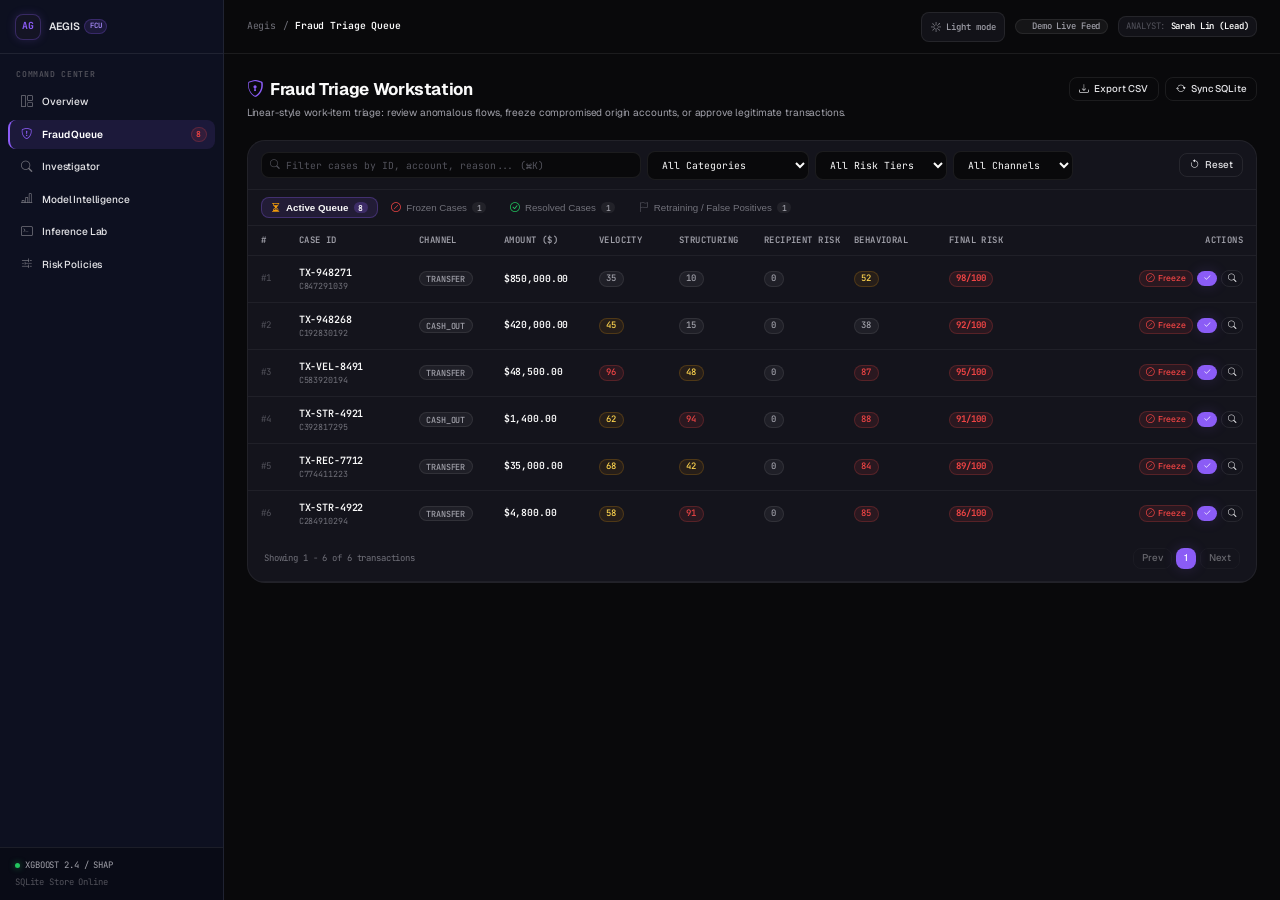
<file: frontend/queue.html>
<!doctype html>
<html lang="en" data-theme="dark">
  <head>
    <meta charset="UTF-8" />
    <meta name="viewport" content="width=device-width, initial-scale=1.0" />
    <title>Fraud Triage Queue | Aegis Risk Intelligence</title>

    <link rel="preconnect" href="https://fonts.googleapis.com" />
    <link rel="preconnect" href="https://fonts.gstatic.com" crossorigin />
    <link
      href="https://fonts.googleapis.com/css2?family=Geist:wght@300;400;500;600;700;800&family=JetBrains+Mono:wght@400;500;600;700&display=swap"
      rel="stylesheet"
    />

    <link
      href="https://cdn.jsdelivr.net/npm/bootstrap-icons@1.11.3/font/bootstrap-icons.min.css"
      rel="stylesheet"
    />
    <link rel="stylesheet" href="css/main.css?v=20260925-2" />
  </head>
  <body>
    <div class="aegis-app">
      <!-- Minimalist Linear / Arc Sidebar -->
      <aside class="aegis-sidebar">
        <a href="index.html" class="sidebar-brand">
          <div class="sidebar-brand-icon">AG</div>
          <div class="sidebar-brand-title">
            AEGIS <span class="sidebar-brand-badge">FCU</span>
          </div>
        </a>

        <div class="sidebar-nav">
          <div>
            <div class="sidebar-section-title">Command Center</div>
            <ul class="sidebar-menu">
              <li>
                <a href="index.html" class="sidebar-link">
                  <div class="sidebar-link-inner">
                    <i class="bi bi-grid-1x2"></i>
                    <span>Overview</span>
                  </div>
                </a>
              </li>
              <li>
                <a href="queue.html" class="sidebar-link active">
                  <div class="sidebar-link-inner">
                    <i class="bi bi-shield-exclamation"></i>
                    <span>Fraud Queue</span>
                  </div>
                  <span class="sidebar-count-pill" id="sidebar-queue-badge"
                    >8</span
                  >
                </a>
              </li>
              <li>
                <a
                  href="transaction-detail.html?id=TX-948271"
                  class="sidebar-link"
                >
                  <div class="sidebar-link-inner">
                    <i class="bi bi-search"></i>
                    <span>Investigator</span>
                  </div>
                </a>
              </li>
              <li>
                <a href="analytics.html" class="sidebar-link">
                  <div class="sidebar-link-inner">
                    <i class="bi bi-bar-chart-line"></i>
                    <span>Model Intelligence</span>
                  </div>
                </a>
              </li>
              <li>
                <a href="simulator.html" class="sidebar-link">
                  <div class="sidebar-link-inner">
                    <i class="bi bi-terminal"></i>
                    <span>Inference Lab</span>
                  </div>
                </a>
              </li>
              <li>
                <a href="settings.html" class="sidebar-link">
                  <div class="sidebar-link-inner">
                    <i class="bi bi-sliders2"></i>
                    <span>Risk Policies</span>
                  </div>
                </a>
              </li>
            </ul>
          </div>
        </div>

        <div class="sidebar-footer">
          <div class="sidebar-status-indicator">
            <span class="status-dot-active"></span>
            <span>XGBOOST 2.4 / SHAP</span>
          </div>
          <div class="text-dim">SQLite Store Online</div>
        </div>
      </aside>

      <!-- Main Workspace Viewport -->
      <main class="aegis-main">
        <header class="aegis-topbar">
          <div class="topbar-breadcrumbs">
            <a href="index.html">Aegis</a>
            <span>/</span>
            <span class="current-page">Fraud Triage Queue</span>
          </div>

          <div class="topbar-actions">
            <button
              class="theme-toggle"
              id="themeToggle"
              type="button"
              aria-label="Switch to light mode"
              title="Switch to light mode"
            >
              <i class="bi bi-sun" aria-hidden="true"></i
              ><span>Light mode</span>
            </button>
            <div class="engine-status-chip backend-status-pill">
              <span class="status-dot-active"></span>
              <span>FastAPI: ONLINE</span>
            </div>

            <div class="analyst-profile-chip">
              <span class="label">ANALYST:</span>
              <span class="name">Sarah Lin (Lead)</span>
            </div>
          </div>
        </header>

        <div class="aegis-viewport">
          <!-- Page Hero -->
          <div class="page-hero">
            <div>
              <h1 class="page-title">
                <i class="bi bi-shield-lock text-accent"></i> Fraud Triage
                Workstation
              </h1>
              <p class="page-subtitle">
                Linear-style work-item triage: review anomalous flows, freeze
                compromised origin accounts, or approve legitimate transactions.
              </p>
            </div>
            <div class="page-hero-actions">
              <button class="aegis-btn" id="exportCsvBtn">
                <i class="bi bi-download"></i> Export CSV
              </button>
              <button class="aegis-btn" id="refreshQueueBtn">
                <i class="bi bi-arrow-repeat"></i> Sync SQLite
              </button>
            </div>
          </div>

          <!-- Linear Issues Container -->
          <div class="issue-container">
            <!-- Linear Filter Strip -->
            <div class="issue-filter-strip">
              <div class="issue-filter-left">
                <div class="issue-search-box">
                  <i class="bi bi-search"></i>
                  <input
                    type="text"
                    id="queueSearchInput"
                    class="issue-search-input font-mono"
                    placeholder="Filter cases by ID, account, reason... (⌘K)"
                  />
                </div>

                <select
                  id="categoryFilter"
                  class="aegis-select font-mono"
                  style="width: auto; min-width: 155px"
                >
                  <option value="ALL">All Categories</option>
                  <option value="VELOCITY">⚡ Velocity Fraud</option>
                  <option value="STRUCTURING">🧱 Structuring</option>
                  <option value="RECIPIENT_RISK">🎯 Recipient Risk</option>
                  <option value="TRADITIONAL">🛡️ Traditional Fraud</option>
                </select>

                <select
                  id="riskLevelFilter"
                  class="aegis-select font-mono"
                  style="width: auto; min-width: 130px"
                >
                  <option value="ALL">All Risk Tiers</option>
                  <option value="CRITICAL">Critical (>85%)</option>
                  <option value="HIGH">High (70-85%)</option>
                  <option value="MEDIUM">Medium (40-70%)</option>
                  <option value="LOW">Low (&lt;40%)</option>
                </select>

                <select
                  id="txTypeFilter"
                  class="aegis-select font-mono"
                  style="width: auto; min-width: 120px"
                >
                  <option value="ALL">All Channels</option>
                  <option value="TRANSFER">TRANSFER</option>
                  <option value="CASH_OUT">CASH_OUT</option>
                  <option value="PAYMENT">PAYMENT</option>
                  <option value="DEBIT">DEBIT</option>
                </select>
              </div>

              <div class="issue-filter-right">
                <button
                  class="aegis-btn"
                  id="resetFiltersBtn"
                  title="Reset Filters"
                >
                  <i class="bi bi-arrow-counterclockwise"></i> Reset
                </button>
              </div>
            </div>

            <!-- Linear Segmented Tabs -->
            <div class="linear-tabs">
              <button
                class="linear-tab-item active queue-tab-btn"
                data-tab="ACTIVE"
              >
                <i class="bi bi-hourglass-split text-warning"></i> Active Queue
                <span class="linear-tab-badge" id="tab-active-count">8</span>
              </button>
              <button class="linear-tab-item queue-tab-btn" data-tab="FROZEN">
                <i class="bi bi-slash-circle text-danger"></i> Frozen Cases
                <span class="linear-tab-badge" id="tab-frozen-count">1</span>
              </button>
              <button class="linear-tab-item queue-tab-btn" data-tab="RESOLVED">
                <i class="bi bi-check-circle text-success"></i> Resolved Cases
                <span class="linear-tab-badge" id="tab-resolved-count">1</span>
              </button>
              <button
                class="linear-tab-item queue-tab-btn"
                data-tab="FALSE_POSITIVE"
              >
                <i class="bi bi-flag text-dim"></i> Retraining / False Positives
                <span class="linear-tab-badge" id="tab-fp-count">1</span>
              </button>
            </div>

            <!-- Work-Item Issue Header -->
            <div class="issue-row-header">
              <div>#</div>
              <div>Case ID</div>
              <div>Channel</div>
              <div>Amount ($)</div>
              <div>Velocity</div>
              <div>Structuring</div>
              <div>Recipient Risk</div>
              <div>Behavioral</div>
              <div>Final Risk</div>
              <div style="text-align: right">Actions</div>
            </div>

            <!-- Work-Item Issue List -->
            <div class="issue-list" id="queue-tbody">
              <!-- Dynamically populated Linear Issue Rows -->
            </div>

            <!-- Footer Pagination -->
            <div
              class="aegis-panel-header"
              style="
                border-top: 1px solid var(--border-base);
                border-bottom: none;
              "
            >
              <div
                class="text-muted font-mono"
                style="font-size: 0.6875rem"
                id="queue-pagination-info"
              >
                Showing 1 - 8 work items
              </div>
              <div id="queue-pagination" style="display: flex; gap: 4px">
                <!-- Pagination links -->
              </div>
            </div>
          </div>
        </div>
      </main>
    </div>

    <!-- Custom Zero-Bootstrap Dark Modal -->
    <div class="aegis-modal-backdrop" id="triageActionModal">
      <div class="aegis-modal-box">
        <div class="aegis-modal-header">
          <div class="aegis-modal-title text-danger">
            <i class="bi bi-slash-circle"></i> Confirm Immediate Account Freeze
          </div>
          <button
            type="button"
            class="aegis-btn"
            id="modalCloseBtn"
            style="padding: 0.2rem 0.4rem"
          >
            <i class="bi bi-x-lg"></i>
          </button>
        </div>
        <div class="aegis-modal-body">
          <div
            style="
              background: var(--bg-app);
              border: 1px solid var(--border-base);
              border-radius: var(--radius-sm);
              padding: 0.75rem;
              margin-bottom: 1rem;
              font-family: var(--font-mono);
              font-size: 0.75rem;
            "
          >
            <div
              style="
                display: flex;
                justify-content: space-between;
                margin-bottom: 0.25rem;
              "
            >
              <span class="text-muted">Target Case:</span>
              <span class="fw-bold text-accent" id="modal-tx-id"
                >TX-948271</span
              >
            </div>
            <div
              style="
                display: flex;
                justify-content: space-between;
                margin-bottom: 0.25rem;
              "
            >
              <span class="text-muted">Origin Account:</span>
              <span class="fw-bold" id="modal-orig-acc">C847291039</span>
            </div>
            <div
              style="
                display: flex;
                justify-content: space-between;
                margin-bottom: 0.25rem;
              "
            >
              <span class="text-muted">Exposure Value:</span>
              <span class="fw-bold text-danger" id="modal-amount"
                >$850,000.00</span
              >
            </div>
            <div style="display: flex; justify-content: space-between">
              <span class="text-muted">Fraud Probability:</span>
              <span class="fw-bold text-danger" id="modal-prob">99.42%</span>
            </div>
          </div>

          <div style="margin-bottom: 1rem">
            <label
              style="
                display: block;
                font-family: var(--font-mono);
                font-size: 0.6875rem;
                color: var(--text-muted);
                margin-bottom: 0.35rem;
              "
            >
              COMPLIANCE AUDIT JUSTIFICATION
            </label>
            <textarea
              id="modal-action-notes"
              class="aegis-input font-mono"
              rows="3"
              placeholder="State reason for freezing origin account and escrowing settlement funds..."
            ></textarea>
          </div>
        </div>
        <div class="aegis-modal-footer">
          <button type="button" class="aegis-btn" id="modalCancelBtn">
            Cancel
          </button>
          <button
            type="button"
            class="aegis-btn aegis-btn-danger"
            id="modalConfirmActionBtn"
          >
            <i class="bi bi-shield-slash"></i> Execute Account Freeze
          </button>
        </div>
      </div>
    </div>

    <div id="toast-container" class="toast-container-custom"></div>

    <script src="js/config.js"></script>
    <script src="js/toast.js"></script>
    <script src="js/theme.js?v=20260925-2"></script>
    <script src="js/api.js"></script>
    <script src="js/queue.js"></script>
  </body>
</html>
</file>
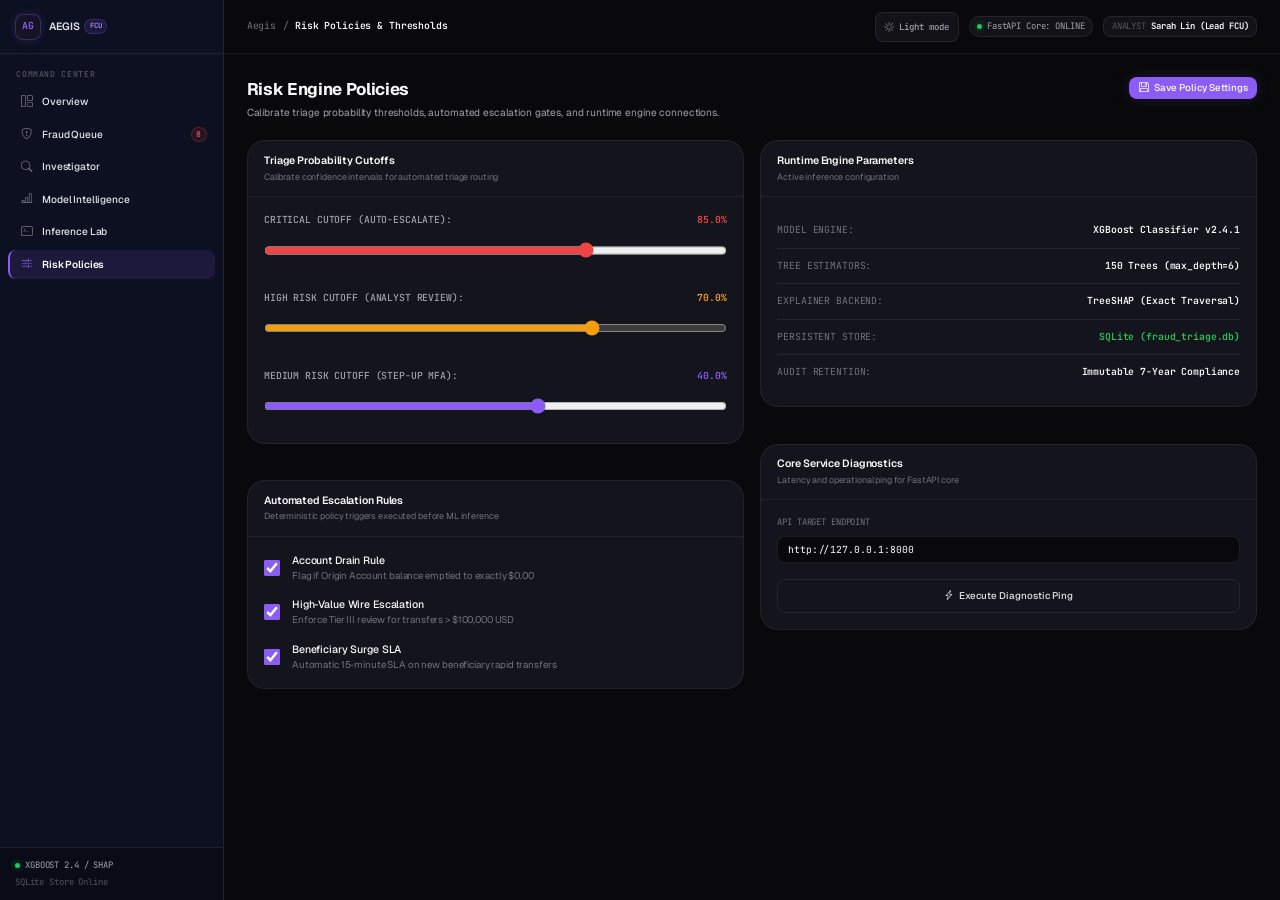
<file: frontend/settings.html>
<!doctype html>
<html lang="en" data-theme="dark">
  <head>
    <meta charset="UTF-8" />
    <meta name="viewport" content="width=device-width, initial-scale=1.0" />
    <title>Risk Policies | Aegis Risk Intelligence</title>

    <link rel="preconnect" href="https://fonts.googleapis.com" />
    <link rel="preconnect" href="https://fonts.gstatic.com" crossorigin />
    <link
      href="https://fonts.googleapis.com/css2?family=Geist:wght@300;400;500;600;700&family=Inter:wght@300;400;500;600;700&family=JetBrains+Mono:wght@400;500;600&display=swap"
      rel="stylesheet"
    />

    <link
      href="https://cdn.jsdelivr.net/npm/bootstrap-icons@1.11.3/font/bootstrap-icons.min.css"
      rel="stylesheet"
    />
    <link rel="stylesheet" href="css/main.css?v=20260925-2" />
    <link rel="stylesheet" href="css/line-sidebar.css" />
  </head>
  <body>
    <div class="aegis-app">
      <!-- Minimalist Linear / Arc Sidebar -->
      <aside class="aegis-sidebar">
        <a href="index.html" class="sidebar-brand">
          <div class="sidebar-brand-icon">AG</div>
          <div class="sidebar-brand-title">
            AEGIS <span class="sidebar-brand-badge">FCU</span>
          </div>
        </a>

        <div class="sidebar-nav">
          <div>
            <div class="sidebar-section-title">Command Center</div>
            <ul class="sidebar-menu">
              <li>
                <a href="index.html" class="sidebar-link">
                  <div class="sidebar-link-inner">
                    <i class="bi bi-grid-1x2"></i>
                    <span>Overview</span>
                  </div>
                </a>
              </li>
              <li>
                <a href="queue.html" class="sidebar-link">
                  <div class="sidebar-link-inner">
                    <i class="bi bi-shield-exclamation"></i>
                    <span>Fraud Queue</span>
                  </div>
                  <span class="sidebar-count-pill" id="sidebar-queue-badge"
                    >8</span
                  >
                </a>
              </li>
              <li>
                <a
                  href="transaction-detail.html?id=TX-948271"
                  class="sidebar-link"
                >
                  <div class="sidebar-link-inner">
                    <i class="bi bi-search"></i>
                    <span>Investigator</span>
                  </div>
                </a>
              </li>
              <li>
                <a href="analytics.html" class="sidebar-link">
                  <div class="sidebar-link-inner">
                    <i class="bi bi-bar-chart-line"></i>
                    <span>Model Intelligence</span>
                  </div>
                </a>
              </li>
              <li>
                <a href="simulator.html" class="sidebar-link">
                  <div class="sidebar-link-inner">
                    <i class="bi bi-terminal"></i>
                    <span>Inference Lab</span>
                  </div>
                </a>
              </li>
              <li>
                <a href="settings.html" class="sidebar-link active">
                  <div class="sidebar-link-inner">
                    <i class="bi bi-sliders2"></i>
                    <span>Risk Policies</span>
                  </div>
                </a>
              </li>
            </ul>
          </div>
        </div>

        <div class="sidebar-footer">
          <div class="sidebar-status-indicator">
            <span class="status-dot-active"></span>
            <span>XGBOOST 2.4 / SHAP</span>
          </div>
          <div class="text-dim">SQLite Store Online</div>
        </div>
      </aside>

      <!-- Main Content Canvas -->
      <main class="aegis-main">
        <header class="aegis-topbar">
          <div class="topbar-breadcrumbs">
            <a href="index.html" class="crumb-link">Aegis</a>
            <span class="crumb-separator">/</span>
            <span class="crumb-active">Risk Policies & Thresholds</span>
          </div>

          <div class="topbar-actions">
            <button
              class="theme-toggle"
              id="themeToggle"
              type="button"
              aria-label="Switch to light mode"
              title="Switch to light mode"
            >
              <i class="bi bi-sun" aria-hidden="true"></i
              ><span>Light mode</span>
            </button>
            <div class="system-status-chip">
              <span class="status-dot-active"></span>
              <span>FastAPI Core: ONLINE</span>
            </div>
            <div class="analyst-badge">
              <span class="analyst-label">ANALYST</span>
              <span class="analyst-name">Sarah Lin (Lead FCU)</span>
            </div>
          </div>
        </header>

        <div class="aegis-content">
          <!-- Page Header -->
          <div class="content-header">
            <div>
              <h1 class="page-title">Risk Engine Policies</h1>
              <p class="page-description">
                Calibrate triage probability thresholds, automated escalation
                gates, and runtime engine connections.
              </p>
            </div>
            <div class="header-actions">
              <button class="aegis-btn aegis-btn-primary" id="saveSettingsBtn">
                <i class="bi bi-floppy"></i> Save Policy Settings
              </button>
            </div>
          </div>

          <div class="grid-2-col">
            <!-- Left Column -->
            <div style="display: flex; flex-direction: column; gap: 20px">
              <!-- Cutoff Thresholds -->
              <div class="aegis-panel">
                <div class="aegis-panel-header">
                  <div>
                    <h3 class="aegis-panel-title">
                      Triage Probability Cutoffs
                    </h3>
                    <p class="aegis-panel-subtitle">
                      Calibrate confidence intervals for automated triage
                      routing
                    </p>
                  </div>
                </div>
                <div class="aegis-panel-body">
                  <div style="margin-bottom: 20px">
                    <div
                      style="
                        display: flex;
                        justify-content: space-between;
                        font-family: var(--font-mono);
                        font-size: 0.75rem;
                        margin-bottom: 8px;
                      "
                    >
                      <span
                        style="color: var(--text-secondary); font-weight: 500"
                        >CRITICAL CUTOFF (AUTO-ESCALATE):</span
                      >
                      <span
                        style="color: var(--status-danger); font-weight: 600"
                        id="threshCriticalVal"
                        >85.0%</span
                      >
                    </div>
                    <input
                      type="range"
                      class="aegis-input"
                      style="width: 100%; accent-color: var(--status-danger)"
                      id="threshCritical"
                      min="0.50"
                      max="0.99"
                      step="0.01"
                      value="0.85"
                    />
                  </div>

                  <div style="margin-bottom: 20px">
                    <div
                      style="
                        display: flex;
                        justify-content: space-between;
                        font-family: var(--font-mono);
                        font-size: 0.75rem;
                        margin-bottom: 8px;
                      "
                    >
                      <span
                        style="color: var(--text-secondary); font-weight: 500"
                        >HIGH RISK CUTOFF (ANALYST REVIEW):</span
                      >
                      <span
                        style="color: var(--status-warning); font-weight: 600"
                        id="threshHighVal"
                        >70.0%</span
                      >
                    </div>
                    <input
                      type="range"
                      class="aegis-input"
                      style="width: 100%; accent-color: var(--status-warning)"
                      id="threshHigh"
                      min="0.30"
                      max="0.85"
                      step="0.01"
                      value="0.70"
                    />
                  </div>

                  <div>
                    <div
                      style="
                        display: flex;
                        justify-content: space-between;
                        font-family: var(--font-mono);
                        font-size: 0.75rem;
                        margin-bottom: 8px;
                      "
                    >
                      <span
                        style="color: var(--text-secondary); font-weight: 500"
                        >MEDIUM RISK CUTOFF (STEP-UP MFA):</span
                      >
                      <span
                        style="color: var(--accent-primary); font-weight: 600"
                        id="threshMedVal"
                        >40.0%</span
                      >
                    </div>
                    <input
                      type="range"
                      class="aegis-input"
                      style="width: 100%; accent-color: var(--accent-primary)"
                      id="threshMed"
                      min="0.10"
                      max="0.60"
                      step="0.01"
                      value="0.40"
                    />
                  </div>
                </div>
              </div>

              <!-- Operational Rules -->
              <div class="aegis-panel">
                <div class="aegis-panel-header">
                  <div>
                    <h3 class="aegis-panel-title">
                      Automated Escalation Rules
                    </h3>
                    <p class="aegis-panel-subtitle">
                      Deterministic policy triggers executed before ML inference
                    </p>
                  </div>
                </div>
                <div class="aegis-panel-body">
                  <div style="display: flex; flex-direction: column; gap: 14px">
                    <label
                      style="
                        display: flex;
                        align-items: center;
                        gap: 12px;
                        cursor: pointer;
                      "
                    >
                      <input
                        type="checkbox"
                        id="ruleOriginEmptied"
                        checked
                        style="
                          accent-color: var(--accent-primary);
                          width: 16px;
                          height: 16px;
                        "
                      />
                      <div>
                        <div
                          style="
                            font-size: 0.8125rem;
                            font-weight: 500;
                            color: var(--text-primary);
                          "
                        >
                          Account Drain Rule
                        </div>
                        <div
                          style="font-size: 0.75rem; color: var(--text-muted)"
                        >
                          Flag if Origin Account balance emptied to exactly
                          $0.00
                        </div>
                      </div>
                    </label>

                    <label
                      style="
                        display: flex;
                        align-items: center;
                        gap: 12px;
                        cursor: pointer;
                      "
                    >
                      <input
                        type="checkbox"
                        id="ruleLargeWire"
                        checked
                        style="
                          accent-color: var(--accent-primary);
                          width: 16px;
                          height: 16px;
                        "
                      />
                      <div>
                        <div
                          style="
                            font-size: 0.8125rem;
                            font-weight: 500;
                            color: var(--text-primary);
                          "
                        >
                          High-Value Wire Escalation
                        </div>
                        <div
                          style="font-size: 0.75rem; color: var(--text-muted)"
                        >
                          Enforce Tier III review for transfers &gt; $100,000
                          USD
                        </div>
                      </div>
                    </label>

                    <label
                      style="
                        display: flex;
                        align-items: center;
                        gap: 12px;
                        cursor: pointer;
                      "
                    >
                      <input
                        type="checkbox"
                        id="ruleVelocitySpike"
                        checked
                        style="
                          accent-color: var(--accent-primary);
                          width: 16px;
                          height: 16px;
                        "
                      />
                      <div>
                        <div
                          style="
                            font-size: 0.8125rem;
                            font-weight: 500;
                            color: var(--text-primary);
                          "
                        >
                          Beneficiary Surge SLA
                        </div>
                        <div
                          style="font-size: 0.75rem; color: var(--text-muted)"
                        >
                          Automatic 15-minute SLA on new beneficiary rapid
                          transfers
                        </div>
                      </div>
                    </label>
                  </div>
                </div>
              </div>
            </div>

            <!-- Right Column -->
            <div style="display: flex; flex-direction: column; gap: 20px">
              <!-- Model Pipeline Info -->
              <div class="aegis-panel">
                <div class="aegis-panel-header">
                  <div>
                    <h3 class="aegis-panel-title">Runtime Engine Parameters</h3>
                    <p class="aegis-panel-subtitle">
                      Active inference configuration
                    </p>
                  </div>
                </div>
                <div
                  class="aegis-panel-body"
                  style="font-family: var(--font-mono); font-size: 0.75rem"
                >
                  <div
                    style="
                      display: flex;
                      justify-content: space-between;
                      padding: 10px 0;
                      border-bottom: 1px solid var(--border-color);
                    "
                  >
                    <span style="color: var(--text-muted)">MODEL ENGINE:</span>
                    <span style="color: var(--text-primary); font-weight: 600"
                      >XGBoost Classifier v2.4.1</span
                    >
                  </div>
                  <div
                    style="
                      display: flex;
                      justify-content: space-between;
                      padding: 10px 0;
                      border-bottom: 1px solid var(--border-color);
                    "
                  >
                    <span style="color: var(--text-muted)"
                      >TREE ESTIMATORS:</span
                    >
                    <span style="color: var(--text-primary); font-weight: 600"
                      >150 Trees (max_depth=6)</span
                    >
                  </div>
                  <div
                    style="
                      display: flex;
                      justify-content: space-between;
                      padding: 10px 0;
                      border-bottom: 1px solid var(--border-color);
                    "
                  >
                    <span style="color: var(--text-muted)"
                      >EXPLAINER BACKEND:</span
                    >
                    <span style="color: var(--text-primary); font-weight: 600"
                      >TreeSHAP (Exact Traversal)</span
                    >
                  </div>
                  <div
                    style="
                      display: flex;
                      justify-content: space-between;
                      padding: 10px 0;
                      border-bottom: 1px solid var(--border-color);
                    "
                  >
                    <span style="color: var(--text-muted)"
                      >PERSISTENT STORE:</span
                    >
                    <span style="color: var(--status-success); font-weight: 600"
                      >SQLite (fraud_triage.db)</span
                    >
                  </div>
                  <div
                    style="
                      display: flex;
                      justify-content: space-between;
                      padding: 10px 0;
                    "
                  >
                    <span style="color: var(--text-muted)"
                      >AUDIT RETENTION:</span
                    >
                    <span style="color: var(--text-primary); font-weight: 600"
                      >Immutable 7-Year Compliance</span
                    >
                  </div>
                </div>
              </div>

              <!-- Diagnostics -->
              <div class="aegis-panel">
                <div class="aegis-panel-header">
                  <div>
                    <h3 class="aegis-panel-title">Core Service Diagnostics</h3>
                    <p class="aegis-panel-subtitle">
                      Latency and operational ping for FastAPI core
                    </p>
                  </div>
                </div>
                <div class="aegis-panel-body">
                  <div style="margin-bottom: 16px">
                    <label
                      style="
                        display: block;
                        font-family: var(--font-mono);
                        font-size: 0.6875rem;
                        color: var(--text-muted);
                        margin-bottom: 6px;
                      "
                      >API TARGET ENDPOINT</label
                    >
                    <input
                      type="text"
                      id="settingApiUrl"
                      class="aegis-input"
                      style="width: 100%; font-family: var(--font-mono)"
                      value="http://127.0.0.1:8000"
                    />
                  </div>
                  <div
                    id="apiTestStatus"
                    style="
                      font-family: var(--font-mono);
                      font-size: 0.75rem;
                      margin-bottom: 12px;
                    "
                  ></div>
                  <button
                    class="aegis-btn"
                    style="width: 100%; justify-content: center; padding: 10px"
                    id="testApiBtn"
                  >
                    <i class="bi bi-lightning-charge"></i> Execute Diagnostic
                    Ping
                  </button>
                </div>
              </div>
            </div>
          </div>
        </div>
      </main>
    </div>

    <div id="toast-container" class="toast-container-custom"></div>

    <script src="js/config.js"></script>
    <script src="js/toast.js"></script>
    <script src="js/theme.js?v=20260925-2"></script>
    <script src="js/line-sidebar.js"></script>
    <script src="js/api.js"></script>
    <script src="js/settings.js"></script>
  </body>
</html>
</file>
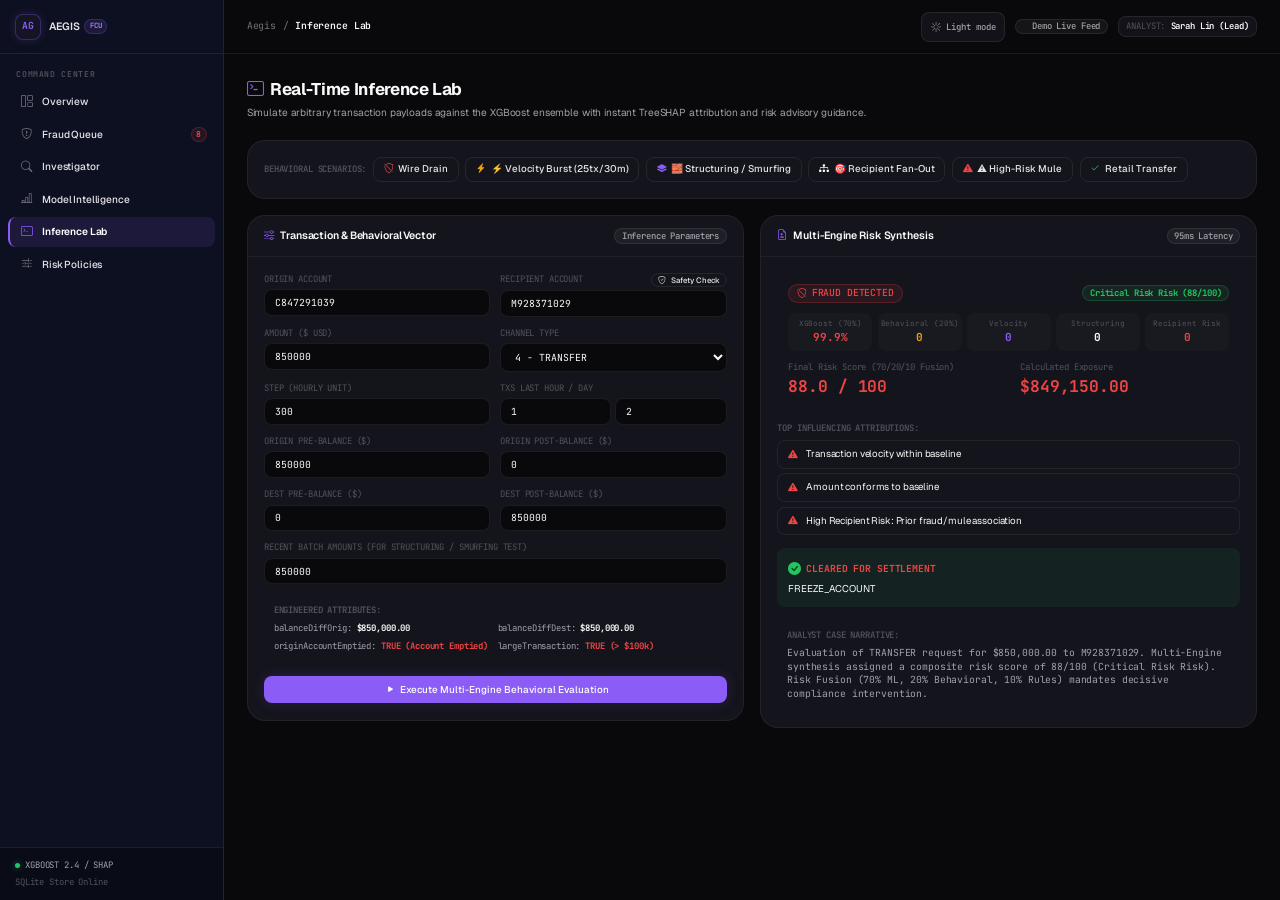
<file: frontend/simulator.html>
<!doctype html>
<html lang="en" data-theme="dark">
  <head>
    <meta charset="UTF-8" />
    <meta name="viewport" content="width=device-width, initial-scale=1.0" />
    <title>Inference Lab | Aegis Risk Intelligence</title>

    <link rel="preconnect" href="https://fonts.googleapis.com" />
    <link rel="preconnect" href="https://fonts.gstatic.com" crossorigin />
    <link
      href="https://fonts.googleapis.com/css2?family=Geist:wght@300;400;500;600;700;800&family=JetBrains+Mono:wght@400;500;600;700&display=swap"
      rel="stylesheet"
    />

    <link
      href="https://cdn.jsdelivr.net/npm/bootstrap-icons@1.11.3/font/bootstrap-icons.min.css"
      rel="stylesheet"
    />
    <link rel="stylesheet" href="css/main.css?v=20260925-2" />
  </head>
  <body>
    <div class="aegis-app">
      <!-- Minimalist Linear / Arc Sidebar -->
      <aside class="aegis-sidebar">
        <a href="index.html" class="sidebar-brand">
          <div class="sidebar-brand-icon">AG</div>
          <div class="sidebar-brand-title">
            AEGIS <span class="sidebar-brand-badge">FCU</span>
          </div>
        </a>

        <div class="sidebar-nav">
          <div>
            <div class="sidebar-section-title">Command Center</div>
            <ul class="sidebar-menu">
              <li>
                <a href="index.html" class="sidebar-link">
                  <div class="sidebar-link-inner">
                    <i class="bi bi-grid-1x2"></i>
                    <span>Overview</span>
                  </div>
                </a>
              </li>
              <li>
                <a href="queue.html" class="sidebar-link">
                  <div class="sidebar-link-inner">
                    <i class="bi bi-shield-exclamation"></i>
                    <span>Fraud Queue</span>
                  </div>
                  <span class="sidebar-count-pill" id="sidebar-queue-badge"
                    >8</span
                  >
                </a>
              </li>
              <li>
                <a
                  href="transaction-detail.html?id=TX-948271"
                  class="sidebar-link"
                >
                  <div class="sidebar-link-inner">
                    <i class="bi bi-search"></i>
                    <span>Investigator</span>
                  </div>
                </a>
              </li>
              <li>
                <a href="analytics.html" class="sidebar-link">
                  <div class="sidebar-link-inner">
                    <i class="bi bi-bar-chart-line"></i>
                    <span>Model Intelligence</span>
                  </div>
                </a>
              </li>
              <li>
                <a href="simulator.html" class="sidebar-link active">
                  <div class="sidebar-link-inner">
                    <i class="bi bi-terminal"></i>
                    <span>Inference Lab</span>
                  </div>
                </a>
              </li>
              <li>
                <a href="settings.html" class="sidebar-link">
                  <div class="sidebar-link-inner">
                    <i class="bi bi-sliders2"></i>
                    <span>Risk Policies</span>
                  </div>
                </a>
              </li>
            </ul>
          </div>
        </div>

        <div class="sidebar-footer">
          <div class="sidebar-status-indicator">
            <span class="status-dot-active"></span>
            <span>XGBOOST 2.4 / SHAP</span>
          </div>
          <div class="text-dim">SQLite Store Online</div>
        </div>
      </aside>

      <!-- Main Workspace Viewport -->
      <main class="aegis-main">
        <header class="aegis-topbar">
          <div class="topbar-breadcrumbs">
            <a href="index.html">Aegis</a>
            <span>/</span>
            <span class="current-page">Inference Lab</span>
          </div>

          <div class="topbar-actions">
            <button
              class="theme-toggle"
              id="themeToggle"
              type="button"
              aria-label="Switch to light mode"
              title="Switch to light mode"
            >
              <i class="bi bi-sun" aria-hidden="true"></i
              ><span>Light mode</span>
            </button>
            <div class="engine-status-chip backend-status-pill">
              <span class="status-dot-active"></span>
              <span>FastAPI: ONLINE</span>
            </div>

            <div class="analyst-profile-chip">
              <span class="label">ANALYST:</span>
              <span class="name">Sarah Lin (Lead)</span>
            </div>
          </div>
        </header>

        <div class="aegis-viewport">
          <!-- Page Hero -->
          <div class="page-hero">
            <div>
              <h1 class="page-title">
                <i class="bi bi-terminal text-accent"></i> Real-Time Inference
                Lab
              </h1>
              <p class="page-subtitle">
                Simulate arbitrary transaction payloads against the XGBoost
                ensemble with instant TreeSHAP attribution and risk advisory
                guidance.
              </p>
            </div>
          </div>

          <!-- Scenario Presets Bar -->
          <div class="aegis-panel" style="margin-bottom: 1.25rem">
            <div class="aegis-panel-body" style="padding: 0.65rem 0.85rem">
              <div
                style="
                  display: flex;
                  align-items: center;
                  gap: 0.5rem;
                  flex-wrap: wrap;
                "
              >
                <span
                  class="text-dim font-mono fw-semibold"
                  style="font-size: 0.6875rem"
                  >BEHAVIORAL SCENARIOS:</span
                >
                <button class="aegis-btn active" data-preset="wire_drain">
                  <i class="bi bi-shield-slash text-danger"></i> Wire Drain
                </button>
                <button class="aegis-btn" data-preset="velocity_burst">
                  <i class="bi bi-lightning-charge-fill text-warning"></i> ⚡
                  Velocity Burst (25tx/30m)
                </button>
                <button class="aegis-btn" data-preset="structuring_smurfing">
                  <i class="bi bi-layers-fill text-accent"></i> 🧱 Structuring /
                  Smurfing
                </button>
                <button class="aegis-btn" data-preset="recipient_burst">
                  <i class="bi bi-diagram-3-fill text-primary"></i> 🎯 Recipient
                  Fan-Out
                </button>
                <button class="aegis-btn" data-preset="mule_recipient">
                  <i class="bi bi-exclamation-triangle-fill text-danger"></i> ⚠️
                  High-Risk Mule
                </button>
                <button class="aegis-btn" data-preset="normal_retail">
                  <i class="bi bi-check2 text-success"></i> Retail Transfer
                </button>
              </div>
            </div>
          </div>

          <!-- Customer Safety Pre-Transfer Advisory Banner -->
          <div
            id="safety-advisory-banner"
            style="
              display: none;
              margin-bottom: 1.25rem;
              background: rgba(239, 68, 68, 0.12);
              border: 1px solid rgba(239, 68, 68, 0.35);
              border-radius: var(--radius-sm);
              padding: 0.85rem 1rem;
            "
          >
            <div
              style="
                display: flex;
                align-items: flex-start;
                justify-content: space-between;
                gap: 1rem;
              "
            >
              <div style="display: flex; gap: 0.75rem">
                <i
                  class="bi bi-shield-exclamation text-danger"
                  style="font-size: 1.25rem; margin-top: 2px"
                ></i>
                <div>
                  <div
                    class="fw-bold text-danger font-mono"
                    style="font-size: 0.8125rem"
                  >
                    CUSTOMER SAFETY WARNING
                  </div>
                  <div
                    style="font-size: 0.775rem; color: #fecaca; margin-top: 2px"
                    id="safety-advisory-text"
                  >
                    Warning: This recipient account has previously been linked
                    to suspicious or fraudulent activity. Proceed with caution.
                  </div>
                </div>
              </div>
              <div style="display: flex; gap: 0.5rem; flex-shrink: 0">
                <button
                  type="button"
                  class="aegis-btn aegis-btn-danger"
                  id="safety-proceed-btn"
                  style="font-size: 0.7rem; padding: 3px 10px"
                >
                  Confirm & Proceed
                </button>
                <button
                  type="button"
                  class="aegis-btn"
                  id="safety-cancel-btn"
                  style="font-size: 0.7rem; padding: 3px 10px"
                >
                  Cancel Transfer
                </button>
              </div>
            </div>
          </div>

          <!-- Two Column Form & Output Grid -->
          <div
            class="charts-grid-2"
            style="grid-template-columns: 1fr 1fr; align-items: start"
          >
            <!-- LEFT COLUMN: Input Vector -->
            <div class="aegis-panel" style="margin-bottom: 0">
              <div class="aegis-panel-header">
                <h3 class="aegis-panel-title">
                  <i class="bi bi-sliders text-accent"></i> Transaction &
                  Behavioral Vector
                </h3>
                <span class="status-pill pill-neutral font-mono"
                  >Inference Parameters</span
                >
              </div>
              <div class="aegis-panel-body">
                <form id="simulatorForm">
                  <div
                    style="
                      display: grid;
                      grid-template-columns: 1fr 1fr;
                      gap: 0.75rem;
                      margin-bottom: 0.75rem;
                    "
                  >
                    <div>
                      <label
                        class="text-dim font-mono"
                        style="
                          font-size: 0.6875rem;
                          display: block;
                          margin-bottom: 0.25rem;
                        "
                        >ORIGIN ACCOUNT</label
                      >
                      <input
                        type="text"
                        id="sim-origAccount"
                        class="aegis-input font-mono"
                        value="C847291039"
                        required
                      />
                    </div>
                    <div>
                      <div
                        style="
                          display: flex;
                          justify-content: space-between;
                          align-items: center;
                          margin-bottom: 0.25rem;
                        "
                      >
                        <label
                          class="text-dim font-mono"
                          style="font-size: 0.6875rem"
                          >RECIPIENT ACCOUNT</label
                        >
                        <button
                          type="button"
                          id="btn-pre-check-safety"
                          class="aegis-btn"
                          style="font-size: 0.6rem; padding: 1px 6px"
                        >
                          <i class="bi bi-shield-check"></i> Safety Check
                        </button>
                      </div>
                      <input
                        type="text"
                        id="sim-destAccount"
                        class="aegis-input font-mono"
                        value="M928371029"
                        required
                      />
                    </div>
                    <div>
                      <label
                        class="text-dim font-mono"
                        style="
                          font-size: 0.6875rem;
                          display: block;
                          margin-bottom: 0.25rem;
                        "
                        >AMOUNT ($ USD)</label
                      >
                      <input
                        type="number"
                        id="sim-amount"
                        class="aegis-input font-mono"
                        value="850000"
                        step="0.01"
                        required
                      />
                    </div>
                    <div>
                      <label
                        class="text-dim font-mono"
                        style="
                          font-size: 0.6875rem;
                          display: block;
                          margin-bottom: 0.25rem;
                        "
                        >CHANNEL TYPE</label
                      >
                      <select id="sim-type" class="aegis-select font-mono">
                        <option value="4">4 - TRANSFER</option>
                        <option value="1">1 - CASH_OUT</option>
                        <option value="3">3 - PAYMENT</option>
                        <option value="2">2 - DEBIT</option>
                        <option value="0">0 - CASH_IN</option>
                      </select>
                    </div>
                    <div>
                      <label
                        class="text-dim font-mono"
                        style="
                          font-size: 0.6875rem;
                          display: block;
                          margin-bottom: 0.25rem;
                        "
                        >STEP (HOURLY UNIT)</label
                      >
                      <input
                        type="number"
                        id="sim-step"
                        class="aegis-input font-mono"
                        value="300"
                        required
                      />
                    </div>
                    <div>
                      <label
                        class="text-dim font-mono"
                        style="
                          font-size: 0.6875rem;
                          display: block;
                          margin-bottom: 0.25rem;
                        "
                        >TXS LAST HOUR / DAY</label
                      >
                      <div
                        style="
                          display: grid;
                          grid-template-columns: 1fr 1fr;
                          gap: 4px;
                        "
                      >
                        <input
                          type="number"
                          id="sim-tx-hour"
                          class="aegis-input font-mono"
                          value="1"
                          placeholder="Hour"
                          min="1"
                        />
                        <input
                          type="number"
                          id="sim-tx-day"
                          class="aegis-input font-mono"
                          value="2"
                          placeholder="Day"
                          min="1"
                        />
                      </div>
                    </div>
                    <div>
                      <label
                        class="text-dim font-mono"
                        style="
                          font-size: 0.6875rem;
                          display: block;
                          margin-bottom: 0.25rem;
                        "
                        >ORIGIN PRE-BALANCE ($)</label
                      >
                      <input
                        type="number"
                        id="sim-oldbalanceOrg"
                        class="aegis-input font-mono"
                        value="850000"
                        step="0.01"
                        required
                      />
                    </div>
                    <div>
                      <label
                        class="text-dim font-mono"
                        style="
                          font-size: 0.6875rem;
                          display: block;
                          margin-bottom: 0.25rem;
                        "
                        >ORIGIN POST-BALANCE ($)</label
                      >
                      <input
                        type="number"
                        id="sim-newbalanceOrig"
                        class="aegis-input font-mono"
                        value="0"
                        step="0.01"
                        required
                      />
                    </div>
                    <div>
                      <label
                        class="text-dim font-mono"
                        style="
                          font-size: 0.6875rem;
                          display: block;
                          margin-bottom: 0.25rem;
                        "
                        >DEST PRE-BALANCE ($)</label
                      >
                      <input
                        type="number"
                        id="sim-oldbalanceDest"
                        class="aegis-input font-mono"
                        value="0"
                        step="0.01"
                        required
                      />
                    </div>
                    <div>
                      <label
                        class="text-dim font-mono"
                        style="
                          font-size: 0.6875rem;
                          display: block;
                          margin-bottom: 0.25rem;
                        "
                        >DEST POST-BALANCE ($)</label
                      >
                      <input
                        type="number"
                        id="sim-newbalanceDest"
                        class="aegis-input font-mono"
                        value="850000"
                        step="0.01"
                        required
                      />
                    </div>
                  </div>

                  <!-- Structuring Batch Simulation Field -->
                  <div style="margin-bottom: 0.75rem">
                    <label
                      class="text-dim font-mono"
                      style="
                        font-size: 0.6875rem;
                        display: block;
                        margin-bottom: 0.25rem;
                      "
                    >
                      RECENT BATCH AMOUNTS (FOR STRUCTURING / SMURFING TEST)
                    </label>
                    <input
                      type="text"
                      id="sim-recent-amounts"
                      class="aegis-input font-mono"
                      value="850000"
                      placeholder="e.g. 1000, 1200, 1500, 900, 1400"
                    />
                  </div>

                  <!-- Auto-Derived Features Box -->
                  <div
                    style="
                      background: var(--bg-app);
                      border: 1px solid var(--border-base);
                      border-radius: var(--radius-sm);
                      padding: 0.75rem;
                      margin-bottom: 1rem;
                      font-family: var(--font-mono);
                      font-size: 0.6875rem;
                    "
                  >
                    <div
                      class="text-dim fw-bold mb-1"
                      style="margin-bottom: 0.35rem"
                    >
                      ENGINEERED ATTRIBUTES:
                    </div>
                    <div
                      style="
                        display: grid;
                        grid-template-columns: 1fr 1fr;
                        gap: 0.35rem;
                      "
                    >
                      <div class="text-secondary">
                        balanceDiffOrig:
                        <span
                          class="fw-bold text-primary"
                          id="derived-diff-orig"
                          >$850,000.00</span
                        >
                      </div>
                      <div class="text-secondary">
                        balanceDiffDest:
                        <span
                          class="fw-bold text-primary"
                          id="derived-diff-dest"
                          >$850,000.00</span
                        >
                      </div>
                      <div class="text-secondary">
                        originAccountEmptied:
                        <span class="fw-bold text-danger" id="derived-emptied"
                          >TRUE (1)</span
                        >
                      </div>
                      <div class="text-secondary">
                        largeTransaction:
                        <span class="fw-bold text-danger" id="derived-large"
                          >TRUE (1)</span
                        >
                      </div>
                    </div>
                  </div>

                  <div>
                    <button
                      type="button"
                      class="aegis-btn aegis-btn-primary"
                      id="runSimulationBtn"
                      style="width: 100%; padding: 0.55rem"
                    >
                      <span
                        class="spinner-border spinner-border-sm d-none"
                        id="sim-spinner"
                      ></span>
                      <i class="bi bi-play-fill"></i> Execute Multi-Engine
                      Behavioral Evaluation
                    </button>
                  </div>
                </form>
              </div>
            </div>

            <!-- RIGHT COLUMN: Output Summary -->
            <div
              class="aegis-panel"
              id="sim-result-card"
              style="margin-bottom: 0"
            >
              <div class="aegis-panel-header">
                <h3 class="aegis-panel-title">
                  <i class="bi bi-file-earmark-medical text-accent"></i>
                  Multi-Engine Risk Synthesis
                </h3>
                <span
                  class="status-pill pill-neutral font-mono"
                  id="sim-latency"
                  >14ms Latency</span
                >
              </div>
              <div class="aegis-panel-body">
                <!-- Classification Header Block -->
                <div
                  style="
                    background: var(--bg-app);
                    border: 1px solid var(--border-base);
                    border-radius: var(--radius-sm);
                    padding: 0.85rem;
                    margin-bottom: 1rem;
                  "
                >
                  <div
                    style="
                      display: flex;
                      justify-content: space-between;
                      align-items: center;
                      margin-bottom: 0.5rem;
                    "
                  >
                    <span
                      class="status-pill pill-critical"
                      style="font-size: 0.75rem; padding: 0.2rem 0.6rem"
                      id="sim-pred-badge"
                    >
                      <i class="bi bi-shield-slash"></i> FRAUD DETECTED
                    </span>
                    <span
                      class="status-pill pill-critical font-mono"
                      id="sim-risk-tier-badge"
                      style="font-weight: 700"
                      >Critical Risk (98/100)</span
                    >
                  </div>

                  <!-- 5 Core Behavioral & ML Score Meters -->
                  <div
                    style="
                      display: grid;
                      grid-template-columns: repeat(5, 1fr);
                      gap: 0.4rem;
                      margin-top: 0.75rem;
                      text-align: center;
                      font-family: var(--font-mono);
                    "
                  >
                    <div
                      style="
                        background: rgba(255, 255, 255, 0.02);
                        border: 1px solid var(--border-subtle);
                        border-radius: var(--radius-sm);
                        padding: 0.4rem 0.2rem;
                      "
                    >
                      <div class="text-dim" style="font-size: 0.58rem">
                        XGBoost (70%)
                      </div>
                      <div
                        class="fw-bold text-danger"
                        style="font-size: 0.85rem"
                        id="score-ml"
                      >
                        99%
                      </div>
                    </div>
                    <div
                      style="
                        background: rgba(255, 255, 255, 0.02);
                        border: 1px solid var(--border-subtle);
                        border-radius: var(--radius-sm);
                        padding: 0.4rem 0.2rem;
                      "
                    >
                      <div class="text-dim" style="font-size: 0.58rem">
                        Behavioral (20%)
                      </div>
                      <div
                        class="fw-bold text-warning"
                        style="font-size: 0.85rem"
                        id="score-beh"
                      >
                        85
                      </div>
                    </div>
                    <div
                      style="
                        background: rgba(255, 255, 255, 0.02);
                        border: 1px solid var(--border-subtle);
                        border-radius: var(--radius-sm);
                        padding: 0.4rem 0.2rem;
                      "
                    >
                      <div class="text-dim" style="font-size: 0.58rem">
                        Velocity
                      </div>
                      <div
                        class="fw-bold text-accent"
                        style="font-size: 0.85rem"
                        id="score-vel"
                      >
                        88
                      </div>
                    </div>
                    <div
                      style="
                        background: rgba(255, 255, 255, 0.02);
                        border: 1px solid var(--border-subtle);
                        border-radius: var(--radius-sm);
                        padding: 0.4rem 0.2rem;
                      "
                    >
                      <div class="text-dim" style="font-size: 0.58rem">
                        Structuring
                      </div>
                      <div
                        class="fw-bold text-primary"
                        style="font-size: 0.85rem"
                        id="score-struct"
                      >
                        65
                      </div>
                    </div>
                    <div
                      style="
                        background: rgba(255, 255, 255, 0.02);
                        border: 1px solid var(--border-subtle);
                        border-radius: var(--radius-sm);
                        padding: 0.4rem 0.2rem;
                      "
                    >
                      <div class="text-dim" style="font-size: 0.58rem">
                        Recipient Risk
                      </div>
                      <div
                        class="fw-bold text-danger"
                        style="font-size: 0.85rem"
                        id="score-rep"
                      >
                        90
                      </div>
                    </div>
                  </div>

                  <div
                    style="
                      display: grid;
                      grid-template-columns: 1fr 1fr;
                      gap: 0.75rem;
                      margin-top: 0.75rem;
                      font-family: var(--font-mono);
                    "
                  >
                    <div
                      style="
                        border-right: 1px solid var(--border-base);
                        padding-right: 0.5rem;
                      "
                    >
                      <div class="text-dim" style="font-size: 0.6875rem">
                        Final Risk Score (70/20/10 Fusion)
                      </div>
                      <div
                        class="text-danger font-mono fw-bold"
                        style="font-size: 1.25rem"
                        id="sim-prob-val"
                      >
                        98.2 / 100
                      </div>
                    </div>
                    <div style="padding-left: 0.5rem">
                      <div class="text-dim" style="font-size: 0.6875rem">
                        Calculated Exposure
                      </div>
                      <div
                        class="text-danger font-mono fw-bold"
                        style="font-size: 1.25rem"
                        id="sim-loss-val"
                      >
                        $845,070.00
                      </div>
                    </div>
                  </div>
                </div>

                <!-- Primary SHAP Influencing Drivers -->
                <div style="margin-bottom: 1rem">
                  <div
                    class="text-dim font-mono fw-semibold"
                    style="font-size: 0.6875rem; margin-bottom: 0.35rem"
                  >
                    TOP INFLUENCING ATTRIBUTIONS:
                  </div>
                  <div
                    id="sim-reasons-list"
                    style="display: flex; flex-direction: column; gap: 0.35rem"
                  >
                    <!-- Populated dynamically -->
                  </div>
                </div>

                <!-- Decision Recommendation Box -->
                <div
                  id="sim-recommendation-box"
                  style="
                    background: var(--status-critical-bg);
                    border: 1px solid var(--status-critical-border);
                    border-radius: var(--radius-sm);
                    padding: 0.85rem;
                    margin-bottom: 1rem;
                  "
                >
                  <div
                    style="
                      display: flex;
                      align-items: center;
                      gap: 0.4rem;
                      margin-bottom: 0.25rem;
                    "
                  >
                    <i
                      class="bi bi-exclamation-octagon-fill text-danger fs-6"
                      id="sim-rec-icon"
                    ></i>
                    <span
                      class="fw-bold font-mono text-danger"
                      style="font-size: 0.75rem"
                      id="sim-rec-title"
                      >CRITICAL ACTION REQUIRED</span
                    >
                  </div>
                  <div
                    style="
                      font-size: 0.75rem;
                      line-height: 1.4;
                      color: var(--text-primary);
                    "
                    id="sim-rec-text"
                  >
                    Immediate Intervention Required. Freeze origin account and
                    halt settlement dispatch to prevent permanent wire loss.
                    Escalate case to Senior Financial Crime Unit.
                  </div>
                </div>

                <!-- Natural Language Analyst Summary -->
                <div
                  style="
                    background: var(--bg-app);
                    border: 1px solid var(--border-base);
                    border-radius: var(--radius-sm);
                    padding: 0.75rem;
                  "
                >
                  <div
                    class="text-dim font-mono fw-semibold"
                    style="font-size: 0.6875rem; margin-bottom: 0.25rem"
                  >
                    ANALYST CASE NARRATIVE:
                  </div>
                  <div
                    class="font-mono text-secondary"
                    style="font-size: 0.75rem; line-height: 1.4"
                    id="sim-narrative-text"
                  >
                    The XGBoost model flagged significant high-risk anomaly
                    patterns. The sender account was completely emptied from a
                    pre-balance of $850,000.00 to $0.00 via high-volume
                    transfer. TreeSHAP indicates balance delta and zeroing flags
                    as primary risk drivers.
                  </div>
                </div>
              </div>
            </div>
          </div>
        </div>
      </main>
    </div>

    <div id="toast-container" class="toast-container-custom"></div>

    <script src="js/config.js"></script>
    <script src="js/toast.js"></script>
    <script src="js/theme.js?v=20260925-2"></script>
    <script src="js/api.js"></script>
    <script src="js/simulator.js"></script>
  </body>
</html>
</file>
<file: frontend/css/main.css>
/* ==========================================================================
   AEGIS RISK INTELLIGENCE - UNIVERSAL DARK DESIGN SYSTEM
   Exact Palette Specification:
   - Background (Main): #09090B
   - Background Secondary: #0F0F14
   - Panel Background: #121218
   - Card Background: #14141C (18px radius, 1px solid rgba(255,255,255,0.06))
   - Sidebar Background: #0D1020 (Text: #E4E4E7, Active: rgba(139,92,246,0.12) / #8B5CF6)
   - Primary Text: #FAFAFA | Secondary: #A1A1AA | Muted: #71717A | Disabled: #52525B
   - Primary Accent: #8B5CF6 (Hover: #A78BFA, Glow: rgba(139,92,246,0.18))
   - Status Colors: Success #22C55E | Warning #F59E0B | Danger #EF4444 | Info #3B82F6
   - Tables: Transparent bg, #A1A1AA headers, rgba(255,255,255,0.03) hover, rgba(255,255,255,0.05) borders
   ========================================================================== */

@import url("https://fonts.googleapis.com/css2?family=Geist:wght@300;400;500;600;700;800&family=JetBrains+Mono:wght@400;500;600;700&family=Inter:wght@300;400;500;600;700&display=swap");

:root {
  /* Exact Colors Specified */
  --bg-main: #09090b;
  --bg-secondary: #0f0f14;
  --bg-panel: #121218;
  --bg-card: #14141c;
  --bg-sidebar: #0d1020;

  --border-color: rgba(255, 255, 255, 0.08);
  --border-card: rgba(255, 255, 255, 0.06);
  --divider-color: rgba(255, 255, 255, 0.05);
  --border-hover: rgba(255, 255, 255, 0.14);

  /* Typography */
  --text-primary: #fafafa;
  --text-secondary: #a1a1aa;
  --text-muted: #71717a;
  --text-disabled: #52525b;
  --text-sidebar: #e4e4e7;

  /* Accent System */
  --accent-primary: #8b5cf6;
  --accent-hover: #a78bfa;
  --accent-glow: rgba(139, 92, 246, 0.18);
  --accent-subtle: rgba(139, 92, 246, 0.12);

  /* Status Colors */
  --status-success: #22c55e;
  --status-success-bg: rgba(34, 197, 94, 0.1);
  --status-success-border: rgba(34, 197, 94, 0.22);

  --status-warning: #f59e0b;
  --status-warning-bg: rgba(245, 158, 11, 0.1);
  --status-warning-border: rgba(245, 158, 11, 0.22);

  --status-danger: #ef4444;
  --status-danger-bg: rgba(239, 68, 68, 0.1);
  --status-danger-border: rgba(239, 68, 68, 0.22);

  --status-info: #3b82f6;
  --status-info-bg: rgba(59, 130, 246, 0.1);
  --status-info-border: rgba(59, 130, 246, 0.22);

  /* Geometry & Metrics */
  --card-radius: 18px;
  --radius-md: 12px;
  --radius-sm: 8px;
  --radius-full: 9999px;

  --sidebar-width: 224px;
  --header-height: 54px;

  --font-sans:
    "Geist", "Inter", -apple-system, BlinkMacSystemFont, "Segoe UI", Roboto,
    Helvetica, Arial, sans-serif;
  --font-mono: "JetBrains Mono", "SF Mono", Consolas, monospace;

  /* Bootstrap 5 Theme Overrides */
  --bs-body-bg: #09090b;
  --bs-body-color: #fafafa;
  --bs-body-font-family: var(--font-sans);
  --bs-border-color: rgba(255, 255, 255, 0.08);
  --bs-border-color-translucent: rgba(255, 255, 255, 0.08);
  --bs-primary: #8b5cf6;
  --bs-primary-rgb: 139, 92, 246;
  --bs-danger: #ef4444;
  --bs-danger-rgb: 239, 68, 68;
  --bs-warning: #f59e0b;
  --bs-warning-rgb: 245, 158, 11;
  --bs-success: #22c55e;
  --bs-success-rgb: 34, 197, 94;
  --bs-info: #3b82f6;
  --bs-card-bg: #14141c;
  --bs-card-border-color: rgba(255, 255, 255, 0.06);
  --bs-card-border-radius: 18px;
  --bs-card-color: #fafafa;
}

:root[data-theme="light"] {
  color-scheme: light;
  --bg-main: #f4f5f8;
  --bg-secondary: #eceef3;
  --bg-panel: #ffffff;
  --bg-card: #ffffff;
  --bg-sidebar: #ffffff;

  --border-color: rgba(24, 24, 27, 0.12);
  --border-card: rgba(24, 24, 27, 0.1);
  --divider-color: rgba(24, 24, 27, 0.08);
  --border-hover: rgba(109, 40, 217, 0.3);

  --text-primary: #18181b;
  --text-secondary: #52525b;
  --text-muted: #71717a;
  --text-disabled: #a1a1aa;
  --text-sidebar: #27272a;

  --accent-primary: #6d28d9;
  --accent-hover: #5b21b6;
  --accent-glow: rgba(109, 40, 217, 0.16);
  --accent-subtle: rgba(109, 40, 217, 0.1);

  --status-success-bg: rgba(22, 163, 74, 0.1);
  --status-success-border: rgba(22, 163, 74, 0.24);
  --status-warning-bg: rgba(217, 119, 6, 0.1);
  --status-warning-border: rgba(217, 119, 6, 0.24);
  --status-danger-bg: rgba(220, 38, 38, 0.1);
  --status-danger-border: rgba(220, 38, 38, 0.24);
  --status-info-bg: rgba(37, 99, 235, 0.1);
  --status-info-border: rgba(37, 99, 235, 0.24);

  --bs-body-bg: #f4f5f8;
  --bs-body-color: #18181b;
  --bs-border-color: rgba(24, 24, 27, 0.12);
  --bs-border-color-translucent: rgba(24, 24, 27, 0.12);
  --bs-card-bg: #ffffff;
  --bs-card-border-color: rgba(24, 24, 27, 0.1);
  --bs-card-color: #18181b;
}

/* ==========================================================================
   GLOBAL RESET & FOUNDATIONS
   ========================================================================== */
*,
*::before,
*::after {
  box-sizing: border-box;
  margin: 0;
  padding: 0;
}

html,
body {
  width: 100%;
  min-height: 100vh;
  overflow-x: hidden;
  background-color: var(--bg-main) !important;
  color: var(--text-primary) !important;
  font-family: var(--font-sans) !important;
  font-size: 13px;
  line-height: 1.5;
  letter-spacing: -0.01em;
  -webkit-font-smoothing: antialiased;
  -moz-osx-font-smoothing: grayscale;
  color-scheme: dark;
}

:root[data-theme="light"] body {
  color-scheme: light;
}

a {
  color: var(--text-secondary);
  text-decoration: none;
  transition: color 0.12s ease;
}

a:hover {
  color: var(--text-primary);
}

/* Custom Scrollbars */
::-webkit-scrollbar {
  width: 5px;
  height: 5px;
}
::-webkit-scrollbar-track {
  background: transparent;
}
::-webkit-scrollbar-thumb {
  background: rgba(255, 255, 255, 0.08);
  border-radius: var(--radius-full);
}
::-webkit-scrollbar-thumb:hover {
  background: rgba(255, 255, 255, 0.18);
}

/* Typography Utility Classes */
.font-mono {
  font-family: var(--font-mono) !important;
  font-feature-settings: "tnum" 1;
}

.text-primary {
  color: var(--text-primary) !important;
}
.text-secondary {
  color: var(--text-secondary) !important;
}
.text-muted {
  color: var(--text-muted) !important;
}
.text-dim {
  color: var(--text-disabled) !important;
}
.text-accent {
  color: var(--accent-primary) !important;
}
.text-danger {
  color: var(--status-danger) !important;
}
.text-warning {
  color: var(--status-warning) !important;
}
.text-success {
  color: var(--status-success) !important;
}
.text-info {
  color: var(--status-info) !important;
}

.fw-bold {
  font-weight: 700 !important;
}
.fw-semibold {
  font-weight: 600 !important;
}
.fw-medium {
  font-weight: 500 !important;
}

/* ==========================================================================
   LAYOUT SHELL (Universal .aegis-app & .app-wrapper)
   ========================================================================== */
.aegis-app,
.app-wrapper {
  display: flex;
  min-height: 100vh;
  width: 100%;
  background-color: var(--bg-main);
}

/* Sidebar (Background: #0D1020) */
.aegis-sidebar,
.app-sidebar {
  width: var(--sidebar-width);
  height: 100vh;
  background-color: var(--bg-sidebar) !important;
  border-right: 1px solid var(--border-color);
  display: flex;
  flex-direction: column;
  position: fixed;
  top: 0;
  left: 0;
  z-index: 1000;
  user-select: none;
}

.sidebar-brand,
.sidebar-header {
  height: var(--header-height);
  padding: 0 1.15rem;
  display: flex;
  align-items: center;
  gap: 0.65rem;
  border-bottom: 1px solid var(--border-color);
  text-decoration: none;
  color: var(--text-sidebar);
}

.sidebar-brand-icon,
.brand-icon,
.brand-badge-icon {
  width: 26px;
  height: 26px;
  border-radius: var(--radius-sm);
  background: #141424;
  border: 1px solid rgba(139, 92, 246, 0.3);
  display: flex;
  align-items: center;
  justify-content: center;
  font-family: var(--font-mono);
  font-weight: 700;
  font-size: 0.75rem;
  color: var(--accent-primary);
  box-shadow: 0 0 10px var(--accent-glow);
  flex-shrink: 0;
}

.sidebar-brand-title,
.brand-title,
.brand-main-title {
  font-size: 0.8125rem;
  font-weight: 600;
  letter-spacing: -0.01em;
  color: var(--text-sidebar);
  display: flex;
  align-items: center;
  gap: 0.35rem;
}

.sidebar-brand-badge,
.brand-badge,
.brand-sub-badge {
  font-size: 0.5625rem;
  font-weight: 600;
  font-family: var(--font-mono);
  padding: 0.05rem 0.35rem;
  border-radius: var(--radius-full);
  background: var(--accent-subtle);
  border: 1px solid rgba(139, 92, 246, 0.25);
  color: var(--accent-hover);
}

.sidebar-nav {
  flex: 1;
  padding: 0.85rem 0.6rem;
  overflow-y: auto;
  display: flex;
  flex-direction: column;
  gap: 1.25rem;
}

.sidebar-section-title,
.nav-group-title {
  font-family: var(--font-mono);
  font-size: 0.625rem;
  font-weight: 600;
  text-transform: uppercase;
  letter-spacing: 0.08em;
  color: var(--text-disabled);
  padding: 0.25rem 0.65rem;
  margin-bottom: 0.25rem;
}

.sidebar-menu {
  list-style: none;
  display: flex;
  flex-direction: column;
  gap: 3px;
}

.sidebar-link,
.sidebar-nav-item {
  display: flex;
  align-items: center;
  justify-content: space-between;
  padding: 0.48rem 0.65rem;
  color: var(--text-sidebar);
  text-decoration: none;
  border-radius: var(--radius-sm);
  font-size: 0.78rem;
  font-weight: 500;
  transition: all 0.12s ease;
  border-left: 2px solid transparent;
}

.sidebar-link-inner {
  display: flex;
  align-items: center;
  gap: 0.6rem;
}

.sidebar-link i,
.sidebar-nav-item i {
  font-size: 0.875rem;
  color: var(--text-muted);
  width: 16px;
  text-align: center;
  transition: color 0.12s ease;
}

.sidebar-link:hover,
.sidebar-nav-item:hover {
  background-color: rgba(255, 255, 255, 0.04);
  color: #ffffff;
}

.sidebar-link:hover i,
.sidebar-nav-item:hover i {
  color: var(--accent-hover);
}

/* Active Sidebar Item */
.sidebar-link.active,
.sidebar-nav-item.active {
  background-color: rgba(139, 92, 246, 0.12) !important;
  border-left-color: #8b5cf6 !important;
  color: #ffffff !important;
  font-weight: 600;
}

.sidebar-link.active i,
.sidebar-nav-item.active i {
  color: var(--accent-primary) !important;
}

.sidebar-count-pill,
.nav-count-badge,
.menu-count-badge {
  font-family: var(--font-mono);
  font-size: 0.625rem;
  font-weight: 600;
  padding: 0.05rem 0.35rem;
  border-radius: var(--radius-full);
  background: var(--status-danger-bg);
  border: 1px solid var(--status-danger-border);
  color: var(--status-danger);
}

.sidebar-footer {
  padding: 0.85rem 1.15rem;
  border-top: 1px solid var(--border-color);
  background: #090b16;
  font-family: var(--font-mono);
  font-size: 0.6875rem;
  color: var(--text-disabled);
  display: flex;
  flex-direction: column;
  gap: 0.25rem;
}

.sidebar-status-indicator,
.status-row {
  display: flex;
  align-items: center;
  gap: 0.4rem;
  color: var(--text-secondary);
}

.status-dot-active,
.dot-online {
  width: 5px;
  height: 5px;
  border-radius: 50%;
  background-color: var(--status-success);
  box-shadow: 0 0 6px rgba(34, 197, 94, 0.6);
  display: inline-block;
}

/* Main Canvas Area */
.aegis-main,
.app-main {
  flex: 1;
  margin-left: var(--sidebar-width);
  min-height: 100vh;
  display: flex;
  flex-direction: column;
  background-color: var(--bg-main);
}

.aegis-topbar,
.app-topbar {
  height: var(--header-height);
  padding: 0 1.75rem;
  display: flex;
  align-items: center;
  justify-content: space-between;
  border-bottom: 1px solid var(--border-color);
  background-color: var(--bg-main);
  position: sticky;
  top: 0;
  z-index: 900;
}

.topbar-breadcrumbs {
  display: flex;
  align-items: center;
  gap: 0.5rem;
  font-family: var(--font-mono);
  font-size: 0.75rem;
  color: var(--text-muted);
}

.topbar-breadcrumbs a {
  color: var(--text-muted);
  text-decoration: none;
  transition: color 0.12s ease;
}

.topbar-breadcrumbs a:hover {
  color: var(--text-primary);
}

.topbar-breadcrumbs .current-page,
.topbar-breadcrumbs .crumb-active,
.topbar-breadcrumbs .current-crumb {
  color: var(--text-primary);
  font-weight: 600;
}

.topbar-actions,
.topbar-right {
  display: flex;
  align-items: center;
  gap: 0.75rem;
}

.engine-status-chip,
.system-status-chip,
.system-status-indicator {
  display: inline-flex;
  align-items: center;
  gap: 0.35rem;
  padding: 0.22rem 0.6rem;
  border-radius: var(--radius-full);
  background: var(--bg-panel);
  border: 1px solid var(--border-color);
  font-family: var(--font-mono);
  font-size: 0.6875rem;
  color: var(--text-secondary);
}

.analyst-profile-chip,
.analyst-badge,
.user-analyst-chip {
  display: flex;
  align-items: center;
  gap: 0.4rem;
  padding: 0.22rem 0.6rem;
  border-radius: var(--radius-sm);
  background: var(--bg-panel);
  border: 1px solid var(--border-color);
  font-family: var(--font-mono);
  font-size: 0.6875rem;
}

.analyst-profile-chip span.label,
.analyst-badge .analyst-label {
  color: var(--text-disabled);
}

.analyst-profile-chip span.name,
.analyst-badge .analyst-name,
.analyst-code {
  color: var(--text-primary);
  font-weight: 600;
}

/* Workspace Viewport */
.aegis-viewport,
.aegis-content,
.workstation-content {
  flex: 1;
  padding: 1.75rem;
  max-width: 1440px;
  width: 100%;
}

.page-hero,
.content-header,
.workstation-header {
  display: flex;
  align-items: flex-start;
  justify-content: space-between;
  margin-bottom: 1.5rem;
  gap: 1rem;
}

.page-title,
.workstation-title {
  font-size: 1.3rem;
  font-weight: 700;
  letter-spacing: -0.02em;
  color: var(--text-primary);
  display: flex;
  align-items: center;
  gap: 0.5rem;
}

.page-subtitle,
.page-description,
.workstation-subtitle {
  font-size: 0.78rem;
  color: var(--text-secondary);
  margin-top: 0.25rem;
}

.page-hero-actions,
.header-actions {
  display: flex;
  align-items: center;
  gap: 0.5rem;
}

/* ==========================================================================
   CARDS & PANELS (Background: #14141C | 18px radius | 1px border rgba(255,255,255,0.06))
   ========================================================================== */
.aegis-panel,
.ws-panel,
.card {
  background-color: var(--bg-card) !important;
  border: 1px solid var(--border-card) !important;
  border-radius: var(--card-radius) !important;
  margin-bottom: 1.25rem;
  overflow: hidden;
  transition: border-color 0.15s ease;
  color: var(--text-primary) !important;
}

.aegis-panel:hover,
.ws-panel:hover,
.card:hover {
  border-color: var(--border-hover) !important;
}

.aegis-panel-header,
.ws-panel-header,
.card-header {
  padding: 0.9rem 1.25rem;
  border-bottom: 1px solid var(--divider-color) !important;
  display: flex;
  align-items: center;
  justify-content: space-between;
  background-color: transparent !important;
}

.aegis-panel-title,
.ws-panel-title {
  font-size: 0.8125rem;
  font-weight: 600;
  letter-spacing: -0.01em;
  color: var(--text-primary);
  display: flex;
  align-items: center;
  gap: 0.4rem;
}

.aegis-panel-subtitle {
  font-size: 0.6875rem;
  color: var(--text-muted);
  margin-top: 2px;
}

.aegis-panel-body,
.ws-panel-body,
.card-body {
  padding: 1.25rem !important;
  background-color: transparent !important;
}

/* High-Density Metrics Stat Cards */
.metrics-row {
  display: grid;
  grid-template-columns: repeat(auto-fit, minmax(210px, 1fr));
  gap: 0.85rem;
  margin-bottom: 1.25rem;
}

.stat-card {
  background-color: var(--bg-card);
  border: 1px solid var(--border-card);
  border-radius: var(--card-radius);
  padding: 1.2rem;
  display: flex;
  flex-direction: column;
  transition: all 0.15s ease;
}

.stat-card:hover {
  border-color: var(--border-hover);
  background-color: #171720;
}

.stat-card-label {
  font-family: var(--font-mono);
  font-size: 0.6875rem;
  font-weight: 600;
  text-transform: uppercase;
  letter-spacing: 0.06em;
  color: var(--text-muted);
  margin-bottom: 0.5rem;
}

.stat-card-value {
  font-family: var(--font-mono);
  font-size: 1.55rem;
  font-weight: 700;
  color: var(--text-primary);
  line-height: 1.1;
  font-feature-settings: "tnum" 1;
}

.stat-card-sub {
  font-size: 0.6875rem;
  color: var(--text-muted);
  margin-top: 0.5rem;
  display: flex;
  align-items: center;
  gap: 0.25rem;
}

/* Grids & Two-Column Layouts */
.charts-grid-2 {
  display: grid;
  grid-template-columns: 2fr 1fr;
  gap: 1.25rem;
  margin-bottom: 1.25rem;
}

.analytics-telemetry-grid {
  display: grid;
  grid-template-columns: repeat(3, minmax(0, 1fr));
  gap: 1.25rem;
  margin-top: 1.25rem;
}

@media (max-width: 1024px) {
  .analytics-telemetry-grid {
    grid-template-columns: 1fr;
  }
}

@media (max-width: 1024px) {
  .charts-grid-2 {
    grid-template-columns: 1fr;
  }
}

.grid-2-col {
  display: grid;
  grid-template-columns: 1fr 1fr;
  gap: 1.25rem;
}

@media (max-width: 1024px) {
  .grid-2-col {
    grid-template-columns: 1fr;
  }
}

/* ==========================================================================
   BUTTONS (Primary: #8B5CF6 / Secondary: transparent + border rgba(255,255,255,0.08))
   ========================================================================== */
.aegis-btn,
.btn-ws,
.btn {
  display: inline-flex;
  align-items: center;
  justify-content: center;
  gap: 0.35rem;
  font-family: var(--font-sans);
  font-size: 0.75rem;
  font-weight: 500;
  padding: 0.38rem 0.75rem;
  border-radius: var(--radius-sm);
  background-color: transparent;
  border: 1px solid rgba(255, 255, 255, 0.08);
  color: #e4e4e7;
  cursor: pointer;
  text-decoration: none;
  transition: all 0.12s cubic-bezier(0.16, 1, 0.3, 1);
  line-height: 1.3;
  user-select: none;
  white-space: nowrap;
}

.aegis-btn:hover,
.btn-ws:hover,
.btn:hover {
  background-color: rgba(255, 255, 255, 0.05);
  border-color: rgba(255, 255, 255, 0.16);
  color: #ffffff;
}

.aegis-btn:active,
.btn-ws:active,
.btn:active {
  background-color: rgba(255, 255, 255, 0.08);
}

.aegis-btn-primary,
.btn-ws-primary,
.btn-primary {
  background-color: #8b5cf6 !important;
  border: none !important;
  color: #ffffff !important;
  box-shadow: 0 0 14px var(--accent-glow) !important;
}

.aegis-btn-primary:hover,
.btn-ws-primary:hover,
.btn-primary:hover {
  background-color: #a78bfa !important;
  border: none !important;
  color: #ffffff !important;
}

.aegis-btn-danger,
.btn-ws-danger,
.btn-danger {
  background-color: var(--status-danger-bg) !important;
  border: 1px solid var(--status-danger-border) !important;
  color: var(--status-danger) !important;
}

.aegis-btn-danger:hover,
.btn-ws-danger:hover,
.btn-danger:hover {
  background-color: var(--status-danger) !important;
  border: 1px solid var(--status-danger) !important;
  color: #ffffff !important;
}

.aegis-btn-warning,
.btn-ws-warning,
.btn-warning {
  background-color: var(--status-warning-bg) !important;
  border: 1px solid var(--status-warning-border) !important;
  color: var(--status-warning) !important;
}

.aegis-btn-warning:hover,
.btn-ws-warning:hover,
.btn-warning:hover {
  background-color: var(--status-warning) !important;
  border: 1px solid var(--status-warning) !important;
  color: #09090b !important;
}

.aegis-btn-success,
.btn-ws-success,
.btn-success {
  background-color: var(--status-success-bg) !important;
  border: 1px solid var(--status-success-border) !important;
  color: var(--status-success) !important;
}

.aegis-btn-success:hover,
.btn-ws-success:hover,
.btn-success:hover {
  background-color: var(--status-success) !important;
  border: 1px solid var(--status-success) !important;
  color: #09090b !important;
}

.aegis-btn.disabled,
.aegis-btn:disabled,
.btn-ws.disabled,
.btn-ws:disabled {
  opacity: 0.4;
  pointer-events: none;
}

/* Inputs & Form Controls */
.aegis-input,
.aegis-select,
.ws-input,
.form-control,
.form-select {
  background-color: var(--bg-main) !important;
  border: 1px solid var(--border-color) !important;
  border-radius: var(--radius-sm) !important;
  padding: 0.45rem 0.75rem !important;
  font-family: var(--font-sans);
  font-size: 0.75rem !important;
  color: var(--text-primary) !important;
  outline: none;
  transition: all 0.12s ease;
  width: 100%;
}

.aegis-input.font-mono,
.aegis-select.font-mono,
.form-control.font-mono {
  font-family: var(--font-mono) !important;
}

.aegis-input:focus,
.aegis-select:focus,
.ws-input:focus,
.form-control:focus,
.form-select:focus {
  border-color: var(--accent-primary) !important;
  box-shadow: 0 0 0 1px var(--accent-primary) !important;
}

.aegis-input::placeholder,
.form-control::placeholder {
  color: var(--text-disabled);
}

.aegis-select option,
.form-select option {
  background-color: var(--bg-panel);
  color: var(--text-primary);
}

/* ==========================================================================
   LINEAR ISSUES WORK-ITEM DATA GRID & TABLES
   Background: transparent | Header: #A1A1AA | Row Hover: rgba(255,255,255,0.03) | Borders: rgba(255,255,255,0.05)
   ========================================================================== */
.issue-container,
.ws-table-container {
  background-color: var(--bg-card);
  border: 1px solid var(--border-card);
  border-radius: var(--card-radius);
  overflow: hidden;
}

.issue-filter-strip {
  padding: 0.75rem 1rem;
  border-bottom: 1px solid var(--divider-color);
  display: flex;
  align-items: center;
  justify-content: space-between;
  gap: 0.75rem;
  background-color: transparent;
  flex-wrap: wrap;
}

.issue-filter-left {
  display: flex;
  align-items: center;
  gap: 0.5rem;
  flex: 1;
  min-width: 260px;
}

.issue-search-box {
  position: relative;
  display: flex;
  align-items: center;
  width: 100%;
  max-width: 380px;
}

.issue-search-box i {
  position: absolute;
  left: 0.7rem;
  color: var(--text-disabled);
  font-size: 0.75rem;
}

.issue-search-input {
  width: 100%;
  background-color: var(--bg-main);
  border: 1px solid var(--border-color);
  border-radius: var(--radius-sm);
  padding: 0.4rem 0.65rem 0.4rem 1.9rem;
  font-family: var(--font-mono);
  font-size: 0.75rem;
  color: var(--text-primary);
  outline: none;
  transition: all 0.12s ease;
}

.issue-search-input:focus {
  border-color: var(--accent-primary);
  box-shadow: 0 0 0 1px var(--accent-primary);
}

.issue-search-input::placeholder {
  color: var(--text-disabled);
}

.issue-filter-right {
  display: flex;
  align-items: center;
  gap: 0.5rem;
}

.linear-tabs {
  display: flex;
  align-items: center;
  gap: 0.25rem;
  padding: 0.5rem 1rem;
  border-bottom: 1px solid var(--divider-color);
  background-color: transparent;
  overflow-x: auto;
}

.linear-tab-item {
  background: transparent;
  border: 1px solid transparent;
  color: var(--text-muted);
  padding: 0.32rem 0.7rem;
  border-radius: var(--radius-sm);
  font-size: 0.75rem;
  font-weight: 500;
  cursor: pointer;
  display: inline-flex;
  align-items: center;
  gap: 0.4rem;
  transition: all 0.12s ease;
  user-select: none;
  white-space: nowrap;
}

.linear-tab-item:hover {
  color: var(--text-primary);
  background-color: rgba(255, 255, 255, 0.03);
}

.linear-tab-item.active {
  color: var(--text-primary);
  background-color: rgba(139, 92, 246, 0.12);
  border-color: rgba(139, 92, 246, 0.3);
  font-weight: 600;
}

.linear-tab-badge {
  font-family: var(--font-mono);
  font-size: 0.625rem;
  padding: 0.05rem 0.35rem;
  border-radius: var(--radius-full);
  background: rgba(255, 255, 255, 0.06);
  color: var(--text-secondary);
}

.linear-tab-item.active .linear-tab-badge {
  background: rgba(139, 92, 246, 0.25);
  color: #ffffff;
}

.issue-row-header {
  display: grid;
  grid-template-columns: 38px 120px 85px 95px 80px 85px 90px 95px 95px 1fr;
  align-items: center;
  padding: 0.6rem 1rem;
  border-bottom: 1px solid rgba(255, 255, 255, 0.05);
  background-color: transparent;
  font-family: var(--font-mono);
  font-size: 0.6875rem;
  font-weight: 600;
  text-transform: uppercase;
  letter-spacing: 0.05em;
  color: #a1a1aa;
}

.issue-list {
  display: flex;
  flex-direction: column;
}

.issue-row {
  display: grid;
  grid-template-columns: 38px 120px 85px 95px 80px 85px 90px 95px 95px 1fr;
  align-items: center;
  padding: 0.7rem 1rem;
  border-bottom: 1px solid rgba(255, 255, 255, 0.05);
  background-color: transparent;
  text-decoration: none;
  color: var(--text-primary);
  transition: background-color 0.12s ease;
  font-size: 0.75rem;
}

.issue-row:hover {
  background-color: rgba(255, 255, 255, 0.03);
}

.issue-row:last-child {
  border-bottom: none;
}

/* Bootstrap Table Fallback Overrides */
.table,
.ws-table {
  width: 100%;
  margin-bottom: 0;
  color: var(--text-primary) !important;
  background-color: transparent !important;
  border-color: rgba(255, 255, 255, 0.05) !important;
}

.table th,
.ws-table th {
  background-color: transparent !important;
  color: #a1a1aa !important;
  font-family: var(--font-mono);
  font-size: 0.6875rem;
  font-weight: 600;
  text-transform: uppercase;
  border-bottom: 1px solid rgba(255, 255, 255, 0.05) !important;
  padding: 0.6rem 0.75rem;
}

.table td,
.ws-table td {
  background-color: transparent !important;
  color: var(--text-primary) !important;
  border-bottom: 1px solid rgba(255, 255, 255, 0.05) !important;
  padding: 0.65rem 0.75rem;
  vertical-align: middle;
}

.table tbody tr:hover,
.ws-table tbody tr:hover {
  background-color: rgba(255, 255, 255, 0.03) !important;
}

/* Status & Risk Pills */
.status-pill,
.badge-ws,
.badge {
  display: inline-flex;
  align-items: center;
  gap: 0.35rem;
  font-family: var(--font-mono);
  font-size: 0.6875rem;
  font-weight: 500;
  padding: 0.12rem 0.5rem;
  border-radius: var(--radius-full);
  border: 1px solid transparent;
  line-height: 1.2;
}

.pill-dot {
  width: 5px;
  height: 5px;
  border-radius: 50%;
  display: inline-block;
}

.pill-critical,
.badge-ws-critical {
  background: var(--status-danger-bg) !important;
  border-color: var(--status-danger-border) !important;
  color: var(--status-danger) !important;
}

.pill-high,
.badge-ws-high {
  background: var(--status-warning-bg) !important;
  border-color: var(--status-warning-border) !important;
  color: var(--status-warning) !important;
}

.pill-medium,
.badge-ws-medium {
  background: rgba(245, 158, 11, 0.08) !important;
  border-color: rgba(245, 158, 11, 0.2) !important;
  color: #fcd34d !important;
}

.pill-low,
.badge-ws-low {
  background: var(--status-success-bg) !important;
  border-color: var(--status-success-border) !important;
  color: var(--status-success) !important;
}

.pill-neutral,
.badge-ws-neutral {
  background: rgba(255, 255, 255, 0.05) !important;
  border-color: var(--border-color) !important;
  color: var(--text-secondary) !important;
}

.pill-info {
  background: var(--status-info-bg) !important;
  border-color: var(--status-info-border) !important;
  color: var(--status-info) !important;
}

/* ==========================================================================
   CASE INVESTIGATOR 3-COLUMN WORKSPACE
   ========================================================================== */
.investigator-grid {
  display: grid;
  grid-template-columns: 320px 1fr 310px;
  gap: 1.25rem;
  align-items: start;
}

@media (max-width: 1200px) {
  .investigator-grid {
    grid-template-columns: 1fr;
  }
}

.inv-section-title {
  font-size: 0.75rem;
  font-weight: 600;
  font-family: var(--font-mono);
  text-transform: uppercase;
  letter-spacing: 0.05em;
  color: var(--text-secondary);
  margin-bottom: 0.75rem;
  display: flex;
  align-items: center;
  gap: 0.35rem;
}

/* Flow Cards */
.flow-diagram {
  display: flex;
  flex-direction: column;
  gap: 0.5rem;
  margin-bottom: 1rem;
}

.flow-card {
  background-color: var(--bg-card);
  border: 1px solid var(--border-card);
  border-radius: var(--radius-md);
  padding: 0.85rem;
}

.flow-card-head {
  display: flex;
  justify-content: space-between;
  font-size: 0.6875rem;
  color: var(--text-muted);
  font-family: var(--font-mono);
  text-transform: uppercase;
  margin-bottom: 0.25rem;
}

.flow-card-acc {
  font-family: var(--font-mono);
  font-weight: 700;
  font-size: 0.8125rem;
  color: var(--text-primary);
}

.flow-card-row {
  display: flex;
  justify-content: space-between;
  font-size: 0.6875rem;
  font-family: var(--font-mono);
  padding: 0.15rem 0;
  color: var(--text-secondary);
}

.flow-card-row.drain {
  border-top: 1px dashed var(--divider-color);
  margin-top: 0.35rem;
  padding-top: 0.35rem;
  color: var(--status-danger);
  font-weight: 700;
}

.flow-card-row.inflow {
  border-top: 1px dashed var(--divider-color);
  margin-top: 0.35rem;
  padding-top: 0.35rem;
  color: var(--status-success);
  font-weight: 700;
}

.flow-arrow-down {
  display: flex;
  align-items: center;
  justify-content: center;
  color: var(--text-disabled);
  font-size: 0.875rem;
}

/* Bayesian Gauge */
.bayesian-meter-box {
  background-color: var(--bg-card);
  border: 1px solid var(--border-card);
  border-radius: var(--card-radius);
  padding: 1.15rem;
  display: flex;
  align-items: center;
  gap: 1rem;
  margin-bottom: 1rem;
}

.meter-circle {
  width: 64px;
  height: 64px;
  position: relative;
  display: flex;
  align-items: center;
  justify-content: center;
  flex-shrink: 0;
}

.meter-svg {
  transform: rotate(-90deg);
  width: 100%;
  height: 100%;
}

.meter-bg {
  fill: none;
  stroke: rgba(255, 255, 255, 0.08);
  stroke-width: 5;
}

.meter-bar {
  fill: none;
  stroke: var(--status-danger);
  stroke-width: 5;
  stroke-linecap: round;
}

.meter-percent {
  position: absolute;
  font-family: var(--font-mono);
  font-size: 0.875rem;
  font-weight: 700;
  color: var(--text-primary);
}

/* Audit Timeline */
.audit-ledger {
  display: flex;
  flex-direction: column;
  gap: 0.85rem;
  position: relative;
}

.audit-ledger::before {
  content: "";
  position: absolute;
  top: 6px;
  bottom: 6px;
  left: 3px;
  width: 1px;
  background: var(--divider-color);
}

.audit-item {
  position: relative;
  padding-left: 1.1rem;
  font-size: 0.6875rem;
}

.audit-bullet {
  width: 7px;
  height: 7px;
  border-radius: 50%;
  background-color: var(--accent-primary);
  position: absolute;
  left: 0;
  top: 4px;
  box-shadow: 0 0 6px var(--accent-glow);
}

.audit-time {
  font-family: var(--font-mono);
  font-size: 0.625rem;
  color: var(--text-muted);
}

.audit-title {
  font-family: var(--font-mono);
  font-weight: 600;
  color: var(--text-primary);
  margin-top: 0.1rem;
}

.audit-note {
  color: var(--text-secondary);
  font-family: var(--font-mono);
  margin-top: 0.15rem;
  line-height: 1.35;
}

/* ==========================================================================
   MODAL & TOAST
   ========================================================================== */
.aegis-modal-backdrop {
  position: fixed;
  inset: 0;
  background: rgba(0, 0, 0, 0.8);
  backdrop-filter: blur(4px);
  z-index: 9990;
  display: flex;
  align-items: center;
  justify-content: center;
  opacity: 0;
  pointer-events: none;
  transition: opacity 0.15s ease;
}

.aegis-modal-backdrop.show {
  opacity: 1;
  pointer-events: auto;
}

.aegis-modal-box {
  width: 100%;
  max-width: 480px;
  background: var(--bg-card);
  border: 1px solid var(--border-color);
  border-radius: var(--card-radius);
  box-shadow: 0 20px 40px rgba(0, 0, 0, 0.8);
  overflow: hidden;
  transform: scale(0.96);
  transition: transform 0.15s cubic-bezier(0.16, 1, 0.3, 1);
}

.aegis-modal-backdrop.show .aegis-modal-box {
  transform: scale(1);
}

.aegis-modal-header {
  padding: 0.9rem 1.25rem;
  border-bottom: 1px solid var(--divider-color);
  display: flex;
  align-items: center;
  justify-content: space-between;
}

.aegis-modal-title {
  font-size: 0.875rem;
  font-weight: 600;
  color: var(--text-primary);
  display: flex;
  align-items: center;
  gap: 0.4rem;
}

.aegis-modal-body {
  padding: 1.25rem;
}

.aegis-modal-footer {
  padding: 0.9rem 1.25rem;
  border-top: 1px solid var(--divider-color);
  display: flex;
  align-items: center;
  justify-content: flex-end;
  gap: 0.5rem;
}

/* Toast */
.toast-container-custom {
  position: fixed;
  bottom: 1.25rem;
  right: 1.25rem;
  z-index: 9999;
  display: flex;
  flex-direction: column;
  gap: 0.5rem;
}

.toast-custom {
  background: var(--bg-card);
  border: 1px solid var(--border-color);
  border-radius: var(--radius-sm);
  padding: 0.65rem 0.85rem;
  box-shadow: 0 10px 30px rgba(0, 0, 0, 0.6);
  display: flex;
  align-items: center;
  gap: 0.55rem;
  min-width: 280px;
  color: var(--text-primary);
  animation: toastIn 0.2s cubic-bezier(0.16, 1, 0.3, 1);
}

@keyframes toastIn {
  from {
    opacity: 0;
    transform: translateY(6px);
  }
  to {
    opacity: 1;
    transform: translateY(0);
  }
}

/* Skeleton Pulse */
.skeleton {
  background: linear-gradient(
    90deg,
    rgba(255, 255, 255, 0.04) 25%,
    rgba(255, 255, 255, 0.08) 50%,
    rgba(255, 255, 255, 0.04) 75%
  );
  background-size: 200% 100%;
  animation: skeletonPulse 1.5s infinite;
  border-radius: var(--radius-sm);
}

.skeleton-text {
  height: 14px;
}

@keyframes skeletonPulse {
  0% {
    background-position: 200% 0;
  }
  100% {
    background-position: -200% 0;
  }
}

/* Responsive Overrides */
@media (max-width: 900px) {
  .aegis-sidebar,
  .app-sidebar {
    width: 52px;
  }
  .sidebar-brand-title,
  .sidebar-section-title,
  .sidebar-link span,
  .sidebar-footer,
  .brand-text-block {
    display: none;
  }
  .aegis-main,
  .app-main {
    margin-left: 52px;
    width: calc(100vw - 52px);
    max-width: calc(100vw - 52px);
    flex: 0 0 calc(100vw - 52px);
    min-width: 0;
    box-sizing: border-box;
  }
  .issue-row-header,
  .issue-row {
    grid-template-columns: 40px 100px 80px 100px 80px 1fr;
  }
  .issue-row-header > *:nth-child(5),
  .issue-row > *:nth-child(5),
  .issue-row-header > *:nth-child(7),
  .issue-row > *:nth-child(7),
  .issue-row-header > *:nth-child(8),
  .issue-row > *:nth-child(8) {
    display: none;
  }
}

/* Light theme refinements for hard-coded shell accents. */
:root[data-theme="light"] .sidebar-footer {
  background: #f0eff7;
}

:root[data-theme="light"] .sidebar-link:hover,
:root[data-theme="light"] .sidebar-nav-item:hover {
  background-color: rgba(109, 40, 217, 0.06);
  color: var(--text-primary);
}

:root[data-theme="light"] .sidebar-link.active,
:root[data-theme="light"] .sidebar-nav-item.active {
  background-color: var(--accent-subtle) !important;
  color: var(--accent-primary) !important;
}

:root[data-theme="light"] .aegis-btn {
  border-color: var(--border-color);
  color: var(--text-primary);
}

:root[data-theme="light"] .aegis-btn:hover {
  background-color: var(--accent-subtle);
  border-color: var(--border-hover);
  color: var(--accent-primary);
}

:root[data-theme="light"] .shap-factor-row:hover {
  background: #f5f3ff;
}

:root[data-theme="light"] .line-sidebar__item:hover {
  background-color: rgba(109, 40, 217, 0.06);
}

.theme-toggle {
  display: inline-flex;
  align-items: center;
  gap: 0.4rem;
  min-height: 30px;
  padding: 0.3rem 0.65rem;
  border: 1px solid var(--border-color);
  border-radius: var(--radius-sm);
  background: var(--bg-panel);
  color: var(--text-secondary);
  font: 500 0.6875rem var(--font-mono);
  cursor: pointer;
  transition:
    background-color 0.15s ease,
    border-color 0.15s ease,
    color 0.15s ease;
}

.theme-toggle:hover,
.theme-toggle:focus-visible {
  background: var(--accent-subtle);
  border-color: var(--border-hover);
  color: var(--accent-primary);
  outline: none;
}

.theme-toggle i {
  font-size: 0.8rem;
}

@media (max-width: 700px) {
  .theme-toggle span {
    display: none;
  }
}
</file>
<file: frontend/css/line-sidebar.css>
/* ==========================================================================
   REACT BITS / LINEAR - LINE SIDEBAR COMPONENT
   Single Dark Theme for Aegis Risk Intelligence Platform
   Exact Palette Specification
   ========================================================================== */

.line-sidebar {
  --accent-color: #8B5CF6;
  --text-color: #A1A1AA;
  --marker-color: rgba(255, 255, 255, 0.15);
  --marker-length: 24px;
  --marker-gap: 8px;
  --tick-scale: 0.5;
  --max-shift: 12px;
  --item-gap: 8px;
  --font-size: 0.8125rem;
  --smoothing: 100ms;

  position: relative;
  display: flex;
  flex-direction: column;
  width: 100%;
}

.line-sidebar--markers {
  padding-left: calc(var(--marker-length) + var(--marker-gap) + 8px);
  padding-right: 8px;
}

.line-sidebar__list {
  list-style: none;
  margin: 0;
  padding: 0.25rem 0;
  display: flex;
  flex-direction: column;
  gap: var(--item-gap);
  position: relative;
}

.line-sidebar__item {
  position: relative;
  cursor: pointer;
  user-select: none;
  border-radius: var(--radius-sm);
  transition: background-color 0.12s ease;
}

.line-sidebar__item:hover {
  background-color: rgba(255, 255, 255, 0.04);
}

.line-sidebar__item[aria-current="true"] {
  background-color: rgba(139, 92, 246, 0.12);
  border: 1px solid rgba(139, 92, 246, 0.25);
}

/* Pointer hit-box expander */
.line-sidebar__item::before {
  content: '';
  position: absolute;
  inset: -3px -12px;
  z-index: 1;
}

.line-sidebar__link {
  display: flex;
  align-items: center;
  justify-content: space-between;
  text-decoration: none;
  width: 100%;
  color: inherit;
  position: relative;
  z-index: 2;
  padding: 0.45rem 0.55rem;
}

.line-sidebar__label {
  position: relative;
  display: inline-flex;
  align-items: center;
  font-size: var(--font-size);
  font-weight: 500;
  line-height: 1.2;
  color: color-mix(in srgb, var(--accent-color) calc(var(--effect, 0) * 100%), var(--text-color));
  transform: translateX(calc(var(--effect, 0) * var(--max-shift)));
  transition: none;
}

.line-sidebar__index {
  font-family: var(--font-mono, monospace);
  margin-right: 0.5rem;
  font-size: 0.625rem;
  font-weight: 600;
  letter-spacing: 0.5px;
  opacity: calc(0.4 + var(--effect, 0) * 0.6);
  color: var(--text-disabled);
}

.line-sidebar__icon {
  margin-right: 0.5rem;
  font-size: 0.875rem;
  opacity: calc(0.7 + var(--effect, 0) * 0.3);
  display: inline-flex;
  align-items: center;
}

.line-sidebar__text {
  letter-spacing: -0.01em;
  white-space: nowrap;
}

.line-sidebar__badge {
  font-family: var(--font-mono, monospace);
  font-size: 0.625rem;
  font-weight: 700;
  background-color: var(--status-danger-bg);
  color: var(--status-danger);
  border: 1px solid var(--status-danger-border);
  padding: 0.08rem 0.4rem;
  border-radius: 9999px;
  line-height: 1.2;
  opacity: calc(0.8 + var(--effect, 0) * 0.2);
  transform: translateX(calc(var(--effect, 0) * (var(--max-shift) / 2)));
}

.line-sidebar__marker {
  position: absolute;
  top: 50%;
  left: calc(-1 * var(--marker-length) - var(--marker-gap));
  height: 2px;
  width: var(--marker-length);
  background-color: color-mix(in srgb, var(--accent-color) calc(var(--effect, 0) * 100%), var(--marker-color));
  transform-origin: left center;
  transform: translateY(-50%) scaleX(calc(0.6 + var(--effect, 0) * 0.6));
  border-radius: 1px;
  pointer-events: none;
}

/* Static Tick */
.line-sidebar--markers .line-sidebar__item:not(:last-child)::after {
  content: '';
  position: absolute;
  top: calc(100% + var(--item-gap) / 2);
  left: calc(-1 * var(--marker-length) - var(--marker-gap));
  height: 1px;
  width: calc(var(--marker-length) * var(--tick-scale));
  background-color: var(--marker-color);
  opacity: 0.3;
  transform: translateY(-50%);
  pointer-events: none;
}

/* Dynamic Hover Scaling Tick */
.line-sidebar--scale-tick .line-sidebar__item:not(:last-child)::after {
  transform-origin: left center;
  transform: translateY(-50%) scaleX(calc(0.6 + var(--effect, 0) * 0.6));
}

.line-sidebar__item[aria-current="true"] .line-sidebar__label {
  font-weight: 600;
  color: #FAFAFA;
}

.line-sidebar__item[aria-current="true"] .line-sidebar__icon {
  color: var(--accent-color);
}

.line-sidebar__item[aria-current="true"] .line-sidebar__marker {
  background-color: var(--accent-color);
  box-shadow: 0 0 10px rgba(139, 92, 246, 0.6);
}
</file>
